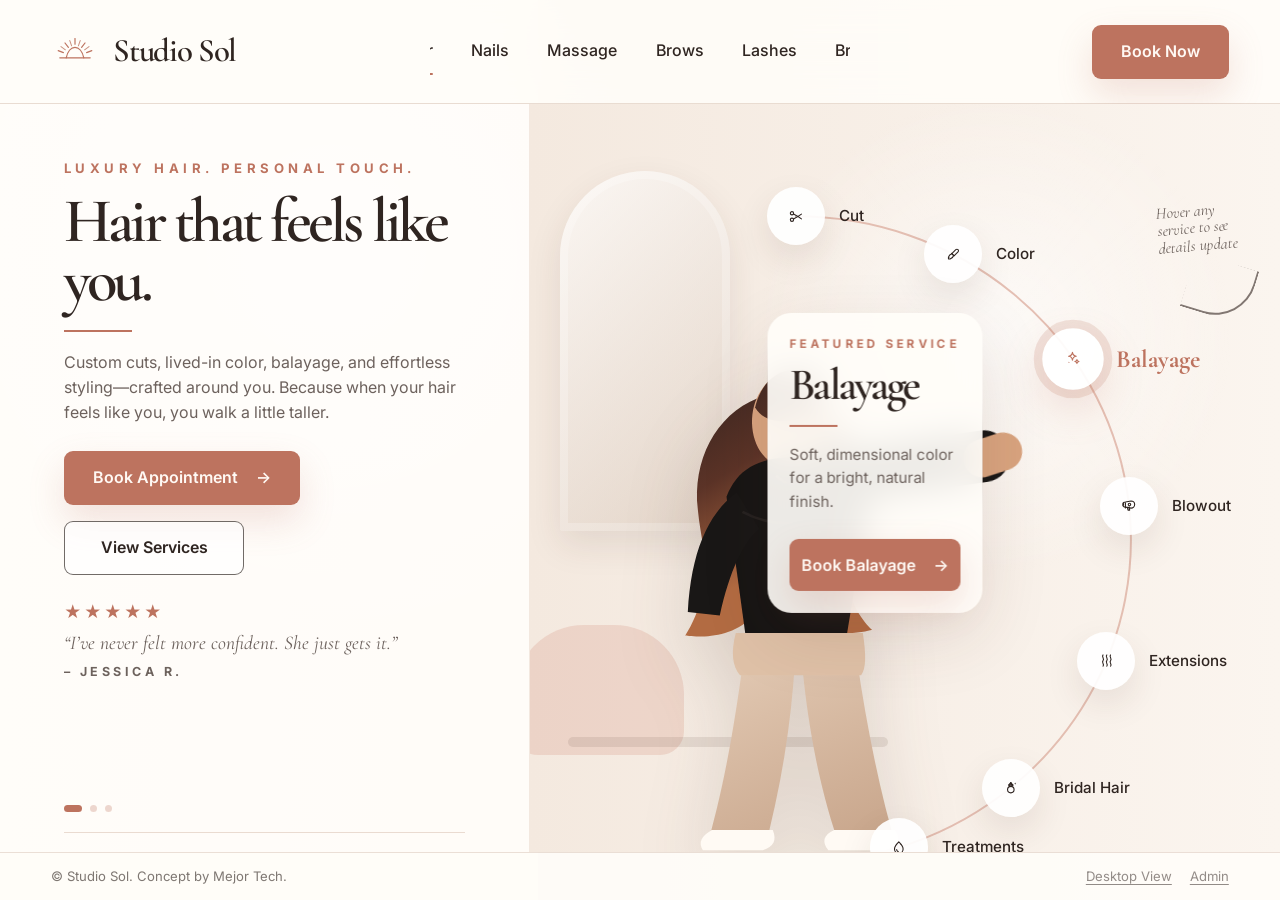
<file: index.html>
<!doctype html>
<html lang="en">
  <head>
    <meta charset="UTF-8" />
    <meta name="viewport" content="width=device-width, initial-scale=1.0" />
    <meta name="description" content="Studio Sol salon landing page concept by Mejor Tech." />
    <title>Studio Sol | Hair that feels like you.</title>

    <script>
      if (new URLSearchParams(window.location.search).get("view") === "desktop") {
        document.documentElement.classList.add("pc-view");
      }
    </script>

    <link rel="preconnect" href="https://fonts.googleapis.com" />
    <link rel="preconnect" href="https://fonts.gstatic.com" crossorigin />
    <link
      href="https://fonts.googleapis.com/css2?family=Cormorant+Garamond:wght@500;600;700&family=Inter:wght@400;500;600;700&display=swap"
      rel="stylesheet"
    />

    <link rel="preload" href="assets/stylist-body-placeholder.svg" as="image" />
    <link rel="preload" href="assets/stylist-mobile-base.svg" as="image" media="(max-width: 900px)" />
    <link rel="stylesheet" href="styles.css" />
    <link rel="stylesheet" href="reviews-carousel.css" />
    <link rel="stylesheet" href="pc-view.css" />
    <script src="app.js" defer></script>
  </head>

  <body>
    <div class="site-frame">
      <header class="site-header" aria-label="Main navigation">
        <a class="brand" href="#top" aria-label="Studio Sol home">
          <img src="assets/studio-sol-mark.svg" alt="" class="brand__mark" />
          <span class="brand__name">Studio Sol</span>
        </a>

        <nav class="category-nav" aria-label="Service categories">
          <a class="category-nav__link category-nav__link--active" href="#hair">Hair</a>
          <a class="category-nav__link" href="#nails">Nails</a>
          <a class="category-nav__link" href="#massage">Massage</a>
          <a class="category-nav__link" href="#brows">Brows</a>
          <a class="category-nav__link" href="#lashes">Lashes</a>
          <a class="category-nav__link" href="#bridal">Bridal</a>
        </nav>

        <a class="button button--small" href="#book">Book Now</a>
      </header>

      <main id="top" class="landing-grid" aria-label="Studio Sol landing page">
        <section class="copy-column" aria-labelledby="hero-title">
          <div class="copy-column__inner">
            <p class="eyebrow">Luxury Hair. Personal Touch.</p>
            <h1 id="hero-title" class="hero-title">Hair that feels like you.</h1>
            <div class="title-rule" aria-hidden="true"></div>

            <p class="hero-copy">
              Custom cuts, lived-in color, balayage, and effortless styling—crafted
              around you. Because when your hair feels like you, you walk a little taller.
            </p>

            <div class="hero-actions" aria-label="Primary actions">
              <a class="button button--primary" href="#book">
                <span>Book Appointment</span>
                <span aria-hidden="true">→</span>
              </a>
              <a class="button button--secondary" href="#services">View Services</a>
            </div>

            <article class="mobile-service-card" aria-label="Featured service">
              <div class="mobile-service-card__copy">
                <p>Featured Service</p>
                <h2 data-service-title>Balayage</h2>
                <span aria-hidden="true"></span>
                <p data-service-description>Soft, dimensional color for a bright, natural finish.</p>
                <a class="button button--primary button--mobile-card" href="#book-balayage" data-service-cta>
                  <span>Book Balayage</span>
                  <span aria-hidden="true">→</span>
                </a>
              </div>
              <img src="assets/balayage-thumbnail.svg" alt="Dimensional brunette balayage hair waves" />
            </article>

            <aside class="testimonial" aria-label="Client reviews" data-review-carousel>
              <div class="review-slider">
                <article class="review-slide is-active" data-review-slide>
                  <div class="stars" aria-label="5 star rating">★★★★★</div>
                  <blockquote>“I’ve never felt more confident. She just gets it.”</blockquote>
                  <p class="testimonial__name">– Jessica R.</p>
                </article>
                <article class="review-slide" data-review-slide>
                  <div class="stars" aria-label="5 star rating">★★★★★</div>
                  <blockquote>“The color looks soft, expensive, and completely natural.”</blockquote>
                  <p class="testimonial__name">– Marisol A.</p>
                </article>
                <article class="review-slide" data-review-slide>
                  <div class="stars" aria-label="5 star rating">★★★★★</div>
                  <blockquote>“My blowout lasted for days. I’m obsessed.”</blockquote>
                  <p class="testimonial__name">– Kayla M.</p>
                </article>
              </div>
              <div class="review-dots" aria-hidden="true">
                <span class="review-dot is-active" data-review-dot></span>
                <span class="review-dot" data-review-dot></span>
                <span class="review-dot" data-review-dot></span>
              </div>
            </aside>

            <section class="featured-services" aria-labelledby="featured-title">
              <h2 id="featured-title">Featured Hair Services</h2>
              <div class="featured-services__grid">
                <article class="mini-service">
                  <svg aria-hidden="true"><use href="assets/service-icons.svg#icon-scissors"></use></svg>
                  <h3>Precision Cuts</h3>
                  <p>Tailored to you</p>
                </article>
                <article class="mini-service">
                  <svg aria-hidden="true"><use href="assets/service-icons.svg#icon-brush"></use></svg>
                  <h3>Custom Color</h3>
                  <p>Dimensional results</p>
                </article>
                <article class="mini-service">
                  <svg aria-hidden="true"><use href="assets/service-icons.svg#icon-waves"></use></svg>
                  <h3>Blowouts</h3>
                  <p>Smooth. Polished.</p>
                </article>
                <article class="mini-service">
                  <svg aria-hidden="true"><use href="assets/service-icons.svg#icon-droplet"></use></svg>
                  <h3>Treatments</h3>
                  <p>Healthy from within</p>
                </article>
              </div>
            </section>

            <p class="helper-pill">
              <span aria-hidden="true">✧</span>
              <span>Hover a service on the right to see more details.</span>
              <span aria-hidden="true">›</span>
            </p>
          </div>
        </section>

        <section
          class="visual-column"
          aria-labelledby="services-title"
          data-photo-mode="showcase"
          data-pointing-mode="arm"
        >
          <div class="visual-stage visual-stage--desktop">
            <div class="salon-backdrop" aria-hidden="true">
              <div class="salon-backdrop__mirror"></div>
              <div class="salon-backdrop__chair"></div>
              <div class="salon-backdrop__shelf"></div>
            </div>

            <div
              class="model-composite model-composite--desktop"
              role="img"
              aria-label="Salon stylist with a fixed body layer and a rotating pointing arm layer"
            >
              <img class="model-layer model-body" src="assets/stylist-body-placeholder.svg" alt="" aria-hidden="true" />
              <span class="model-layer model-arm" aria-hidden="true"><span></span></span>
            </div>

            <svg class="service-arc" viewBox="0 0 100 100" preserveAspectRatio="none" aria-hidden="true">
              <path class="service-arc__path" d="M50 4 A 28 45 0 1 1 34.2 87.2" />
              <circle cx="60.2" cy="7.7" r="0.5" />
              <circle cx="72.8" cy="25.4" r="0.5" />
              <circle cx="77" cy="46.9" r="0.5" />
              <circle cx="74.2" cy="68.6" r="0.5" />
              <circle cx="63.4" cy="87.5" r="0.5" />
              <circle cx="43.3" cy="93.1" r="0.5" />
            </svg>

            <div class="service-node service-node--cut" data-service-id="cut" style="--x: 50%; --y: 4%;">
              <button type="button" aria-label="View Cut details"><svg aria-hidden="true"><use href="assets/service-icons.svg#icon-scissors"></use></svg></button>
              <span>Cut</span>
            </div>
            <div class="service-node service-node--color" data-service-id="color" style="--x: 67.8%; --y: 15.6%;">
              <button type="button" aria-label="View Color details"><svg aria-hidden="true"><use href="assets/service-icons.svg#icon-brush"></use></svg></button>
              <span>Color</span>
            </div>
            <div class="service-node service-node--active service-node--balayage" data-service-id="balayage" style="--x: 75.8%; --y: 35.9%;">
              <button type="button" aria-label="View Balayage details" aria-pressed="true"><svg aria-hidden="true"><use href="assets/service-icons.svg#icon-sparkle"></use></svg></button>
              <span>Balayage</span>
            </div>
            <div class="service-node service-node--blowout" data-service-id="blowout" style="--x: 76.5%; --y: 57.9%;">
              <button type="button" aria-label="View Blowout details"><svg aria-hidden="true"><use href="assets/service-icons.svg#icon-dryer"></use></svg></button>
              <span>Blowout</span>
            </div>
            <div class="service-node service-node--extensions" data-service-id="extensions" style="--x: 70%; --y: 78.8%;">
              <button type="button" aria-label="View Extensions details"><svg aria-hidden="true"><use href="assets/service-icons.svg#icon-waves"></use></svg></button>
              <span>Extensions</span>
            </div>
            <div class="service-node service-node--bridal" data-service-id="bridal" style="--x: 54.2%; --y: 93.2%;">
              <button type="button" aria-label="View Bridal Hair details"><svg aria-hidden="true"><use href="assets/service-icons.svg#icon-ring"></use></svg></button>
              <span>Bridal Hair</span>
            </div>
            <div class="service-node service-node--treatments" data-service-id="treatments" style="--x: 34.2%; --y: 87.2%;">
              <button type="button" aria-label="View Treatments details"><svg aria-hidden="true"><use href="assets/service-icons.svg#icon-droplet"></use></svg></button>
              <span>Treatments</span>
            </div>

            <article class="service-card" aria-label="Featured service">
              <p>Featured Service</p>
              <h2 id="services-title" data-service-title>Balayage</h2>
              <div class="title-rule title-rule--card" aria-hidden="true"></div>
              <p class="service-card__copy" data-service-description>Soft, dimensional color for a bright, natural finish.</p>
              <a class="button button--primary button--card" href="#book-balayage" data-service-cta>
                <span>Book Balayage</span>
                <span aria-hidden="true">→</span>
              </a>
            </article>

            <p class="hover-note" aria-hidden="true">Hover any<br />service to see<br />details update</p>
          </div>

          <div class="mobile-arc-stage" aria-label="Tap a service to update details">
            <svg class="mobile-service-arc" viewBox="0 0 420 310" aria-hidden="true">
              <path class="mobile-service-arc__path" d="M22 262 C64 54 356 54 398 262" />
              <circle cx="100" cy="142" r="4" />
              <circle cx="210" cy="86" r="4" />
              <circle cx="320" cy="142" r="4" />
              <circle cx="48" cy="258" r="4" />
              <circle cx="372" cy="258" r="4" />
            </svg>

            <div class="mobile-node mobile-node--cut" data-service-id="cut">
              <button type="button" aria-label="View Cut details"><svg aria-hidden="true"><use href="assets/service-icons.svg#icon-scissors"></use></svg></button>
              <span>Cut</span>
            </div>
            <div class="mobile-node mobile-node--active mobile-node--balayage" data-service-id="balayage">
              <button type="button" aria-label="View Balayage details" aria-pressed="true"><svg aria-hidden="true"><use href="assets/service-icons.svg#icon-sparkle"></use></svg></button>
              <span>Balayage</span>
            </div>
            <div class="mobile-node mobile-node--blowout" data-service-id="blowout">
              <button type="button" aria-label="View Blowout details"><svg aria-hidden="true"><use href="assets/service-icons.svg#icon-dryer"></use></svg></button>
              <span>Blowout</span>
            </div>
            <div class="mobile-node mobile-node--color" data-service-id="color">
              <button type="button" aria-label="View Color details"><svg aria-hidden="true"><use href="assets/service-icons.svg#icon-brush"></use></svg></button>
              <span>Color</span>
            </div>
            <div class="mobile-node mobile-node--extensions" data-service-id="extensions">
              <button type="button" aria-label="View Extensions details"><svg aria-hidden="true"><use href="assets/service-icons.svg#icon-waves"></use></svg></button>
              <span>Extensions</span>
            </div>
            <div class="mobile-node mobile-node--treatments" data-service-id="treatments">
              <button type="button" aria-label="View Treatments details"><svg aria-hidden="true"><use href="assets/service-icons.svg#icon-droplet"></use></svg></button>
              <span>Treatments</span>
            </div>
            <div class="mobile-node mobile-node--bridal" data-service-id="bridal">
              <button type="button" aria-label="View Bridal Hair details"><svg aria-hidden="true"><use href="assets/service-icons.svg#icon-ring"></use></svg></button>
              <span>Bridal Hair</span>
            </div>

            <p class="tap-note" aria-hidden="true">
              <span>Tap a service</span>
              <span>to update details</span>
            </p>

            <div
              class="model-composite model-composite--mobile"
              role="img"
              aria-label="Salon stylist upper torso with a fixed body layer and a rotating pointing arm layer"
            >
              <img class="model-layer model-body" src="assets/stylist-mobile-base.svg" alt="" aria-hidden="true" />
              <span class="model-layer model-arm" aria-hidden="true"><span></span></span>
            </div>
          </div>
        </section>
      </main>

      <footer class="site-footer">
        <p>© Studio Sol. Concept by Mejor Tech.</p>
        <nav class="footer-links" aria-label="Footer links">
          <a href="?view=desktop#top">Desktop View</a>
          <a href="/admin/sign-in">Admin</a>
        </nav>
      </footer>
    </div>
  </body>
</html>
</file>
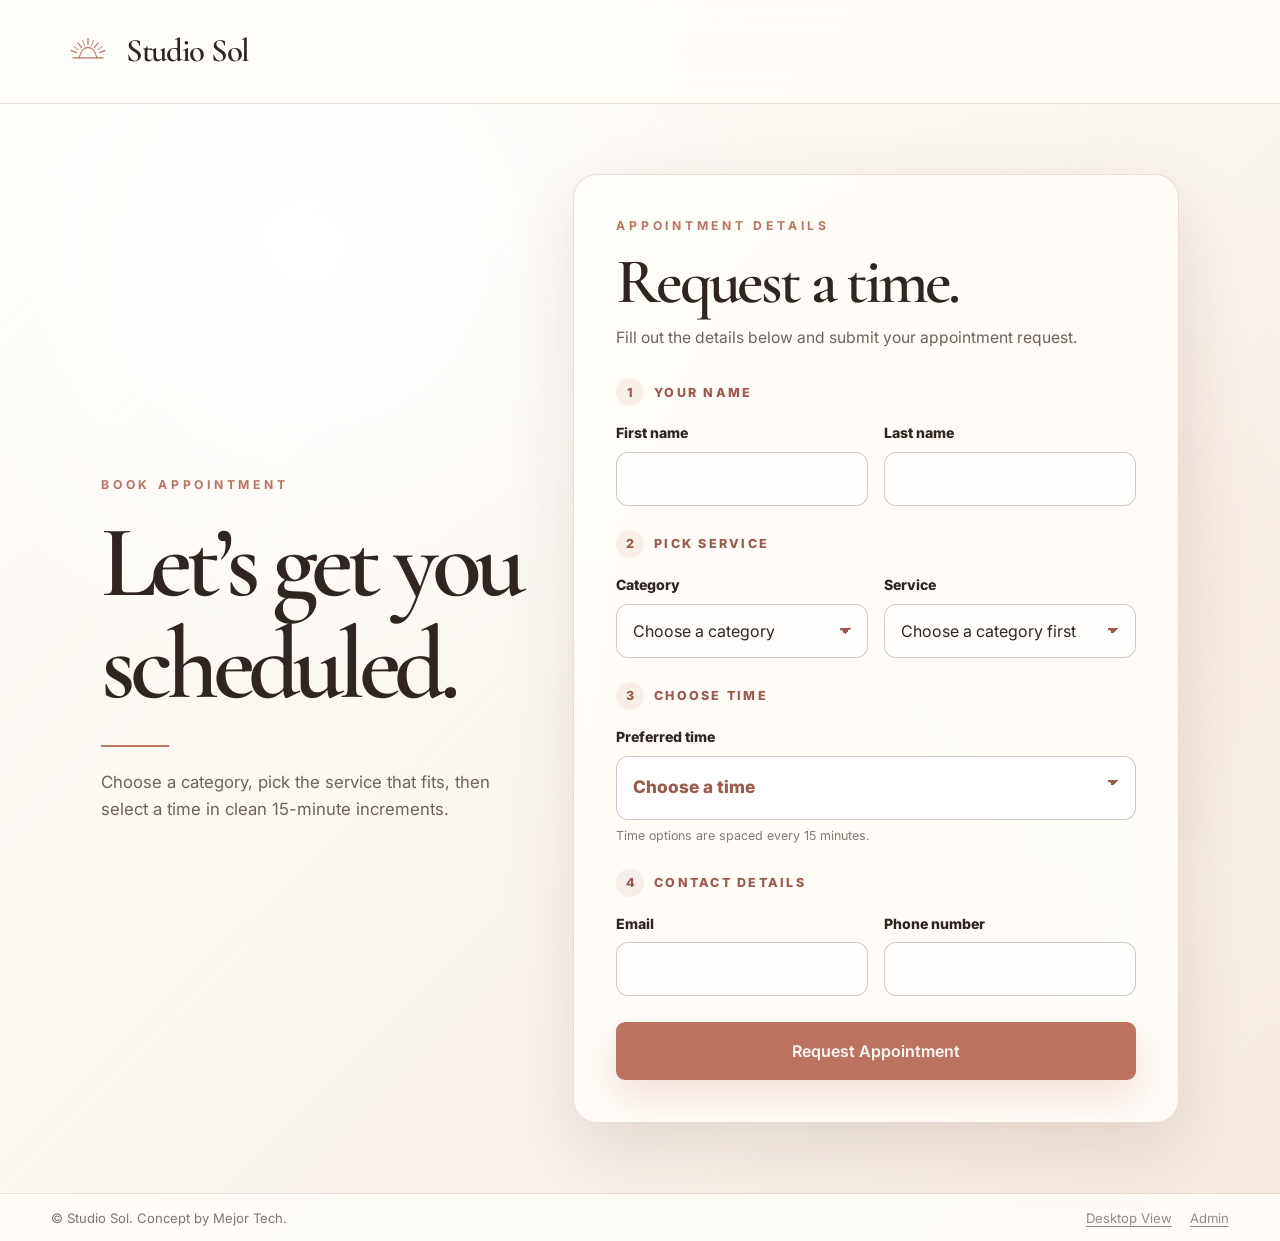
<file: book-appointment/index.html>
<!doctype html>
<html lang="en">
  <head>
    <meta charset="UTF-8" />
    <meta name="viewport" content="width=device-width, initial-scale=1.0" />
    <meta name="description" content="Book an appointment with Studio Sol." />
    <title>Book Appointment | Studio Sol</title>

    <script>
      if (new URLSearchParams(window.location.search).get("view") === "desktop") {
        document.documentElement.classList.add("pc-view");
      }
    </script>

    <link rel="preconnect" href="https://fonts.googleapis.com" />
    <link rel="preconnect" href="https://fonts.gstatic.com" crossorigin />
    <link
      href="https://fonts.googleapis.com/css2?family=Cormorant+Garamond:wght@500;600;700&family=Inter:wght@400;500;600;700&display=swap"
      rel="stylesheet"
    />
    <link rel="stylesheet" href="/styles.css" />
    <link rel="stylesheet" href="/book-appointment.css" />
    <link rel="stylesheet" href="/booking-title-fix.css" />
    <script src="/book-appointment.js" defer></script>
  </head>

  <body class="booking-page">
    <div class="booking-shell">
      <header class="booking-header" aria-label="Booking navigation">
        <a class="brand" href="/" aria-label="Back to Studio Sol home">
          <img src="/assets/studio-sol-mark.svg" alt="" class="brand__mark" />
          <span class="brand__name">Studio Sol</span>
        </a>
      </header>

      <main class="booking-main" aria-labelledby="booking-title">
        <div class="booking-layout">
          <section class="booking-copy">
            <p class="booking-kicker">Book Appointment</p>
            <h1 id="booking-title" class="booking-title">Let’s get you scheduled.</h1>
            <div class="booking-rule" aria-hidden="true"></div>
            <p>
              Choose a category, pick the service that fits, then select a time in clean 15-minute increments.
            </p>
          </section>

          <section class="booking-card" aria-label="Appointment form">
            <p class="booking-kicker">Appointment Details</p>
            <h2>Request a time.</h2>
            <p class="booking-card__intro" data-booking-status>
              Fill out the details below and submit your appointment request.
            </p>

            <form class="booking-form" action="#" method="post" data-booking-form>
              <section class="booking-step" aria-labelledby="client-name-title">
                <div class="booking-step__header" id="client-name-title">
                  <span class="booking-step__number">1</span>
                  <span>Your name</span>
                </div>

                <div class="booking-grid">
                  <div class="booking-field">
                    <label for="first-name">First name</label>
                    <input id="first-name" name="firstName" type="text" autocomplete="given-name" required />
                  </div>

                  <div class="booking-field">
                    <label for="last-name">Last name</label>
                    <input id="last-name" name="lastName" type="text" autocomplete="family-name" required />
                  </div>
                </div>
              </section>

              <section class="booking-step" aria-labelledby="service-title">
                <div class="booking-step__header" id="service-title">
                  <span class="booking-step__number">2</span>
                  <span>Pick service</span>
                </div>

                <div class="booking-grid">
                  <div class="booking-field">
                    <label for="service-category">Category</label>
                    <select id="service-category" name="serviceCategory" data-category-select required></select>
                  </div>

                  <div class="booking-field">
                    <label for="service-name">Service</label>
                    <select id="service-name" name="serviceName" data-service-select required></select>
                  </div>
                </div>
              </section>

              <section class="booking-step" aria-labelledby="time-title">
                <div class="booking-step__header" id="time-title">
                  <span class="booking-step__number">3</span>
                  <span>Choose time</span>
                </div>

                <div class="booking-grid">
                  <div class="booking-field booking-field--full time-box">
                    <label for="appointment-time">Preferred time</label>
                    <select id="appointment-time" name="appointmentTime" data-time-select required></select>
                    <p class="booking-help">Time options are spaced every 15 minutes.</p>
                  </div>
                </div>
              </section>

              <section class="booking-step" aria-labelledby="contact-title">
                <div class="booking-step__header" id="contact-title">
                  <span class="booking-step__number">4</span>
                  <span>Contact details</span>
                </div>

                <div class="booking-grid">
                  <div class="booking-field">
                    <label for="email">Email</label>
                    <input id="email" name="email" type="email" autocomplete="email" required />
                  </div>

                  <div class="booking-field">
                    <label for="phone">Phone number</label>
                    <input id="phone" name="phone" type="tel" autocomplete="tel" required />
                  </div>
                </div>
              </section>

              <button class="button button--primary booking-submit" type="submit">Request Appointment</button>
            </form>
          </section>
        </div>
      </main>

      <footer class="site-footer booking-footer">
        <p>© Studio Sol. Concept by Mejor Tech.</p>
        <nav class="footer-links" aria-label="Footer links">
          <a href="/book-appointment/?view=desktop">Desktop View</a>
          <a href="/admin/sign-in/">Admin</a>
        </nav>
      </footer>
    </div>
  </body>
</html>
</file>
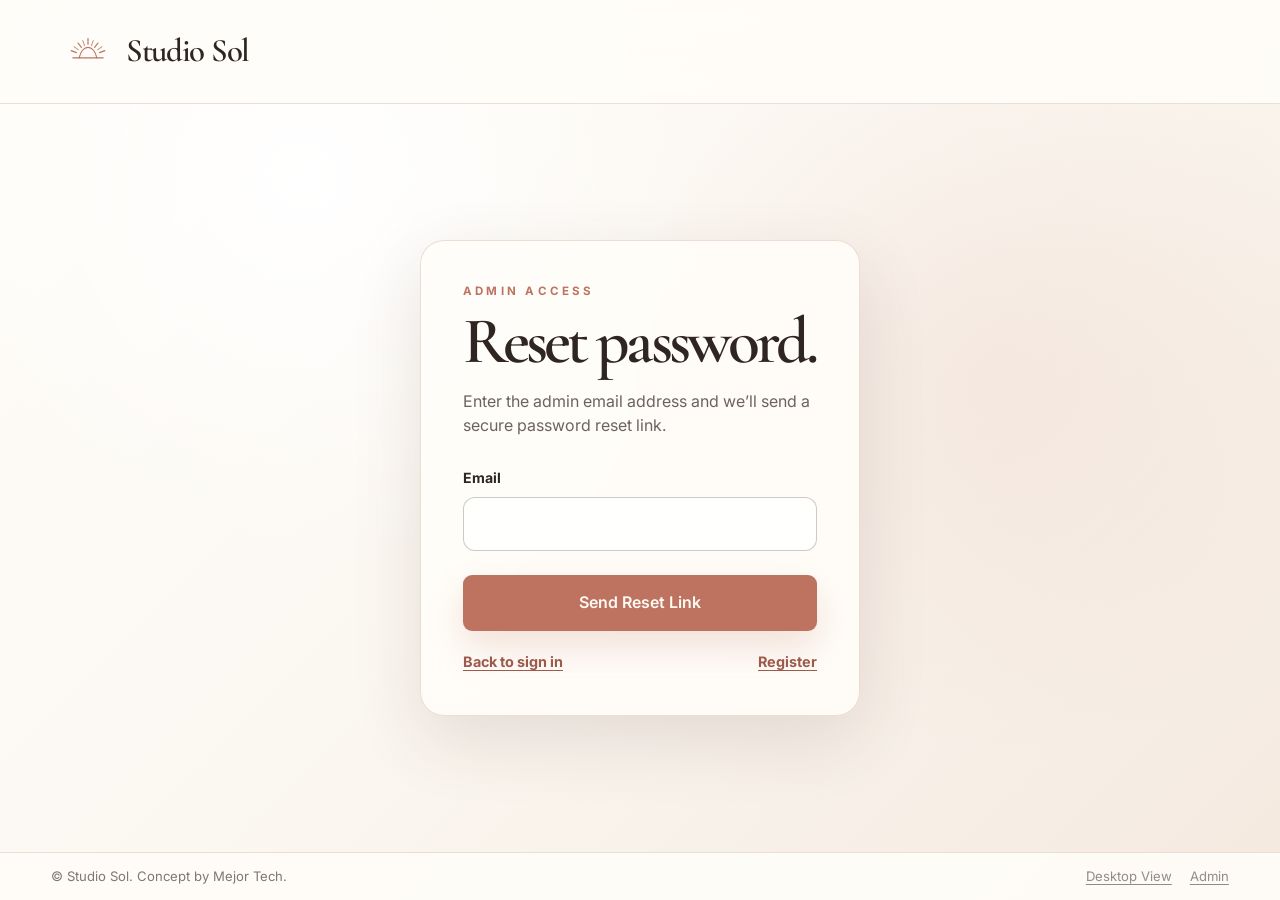
<file: admin/forgot-password/index.html>
<!doctype html>
<html lang="en">
  <head>
    <meta charset="UTF-8" />
    <meta name="viewport" content="width=device-width, initial-scale=1.0" />
    <meta name="description" content="Reset a Studio Sol admin password." />
    <title>Forgot Password | Studio Sol Admin</title>

    <script>
      if (new URLSearchParams(window.location.search).get("view") === "desktop") {
        document.documentElement.classList.add("pc-view");
      }
    </script>

    <link rel="preconnect" href="https://fonts.googleapis.com" />
    <link rel="preconnect" href="https://fonts.gstatic.com" crossorigin />
    <link
      href="https://fonts.googleapis.com/css2?family=Cormorant+Garamond:wght@500;600;700&family=Inter:wght@400;500;600;700&display=swap"
      rel="stylesheet"
    />
    <link rel="stylesheet" href="/styles.css" />
    <link rel="stylesheet" href="/auth.css" />
    <link rel="stylesheet" href="/pc-view.css" />
  </head>

  <body class="auth-page">
    <div class="auth-shell">
      <header class="auth-header" aria-label="Admin navigation">
        <a class="brand" href="/" aria-label="Back to Studio Sol home">
          <img src="/assets/studio-sol-mark.svg" alt="" class="brand__mark" />
          <span class="brand__name">Studio Sol</span>
        </a>
      </header>

      <main class="auth-main" aria-labelledby="forgot-title">
        <section class="auth-card">
          <p class="auth-kicker">Admin Access</p>
          <h1 id="forgot-title" class="auth-title">Reset password.</h1>
          <p class="auth-intro">
            Enter the admin email address and we’ll send a secure password reset link.
          </p>

          <form class="auth-form" action="#" method="post">
            <div class="form-field">
              <label for="email">Email</label>
              <input id="email" name="email" type="email" autocomplete="email" required />
            </div>

            <button class="button button--primary auth-submit" type="submit">Send Reset Link</button>
          </form>

          <div class="auth-links">
            <a href="/admin/sign-in/">Back to sign in</a>
            <a href="/admin/register/">Register</a>
          </div>
        </section>
      </main>

      <footer class="site-footer auth-footer">
        <p>© Studio Sol. Concept by Mejor Tech.</p>
        <nav class="footer-links" aria-label="Footer links">
          <a href="/admin/forgot-password/?view=desktop">Desktop View</a>
          <a href="/admin/sign-in/">Admin</a>
        </nav>
      </footer>
    </div>
  </body>
</html>
</file>
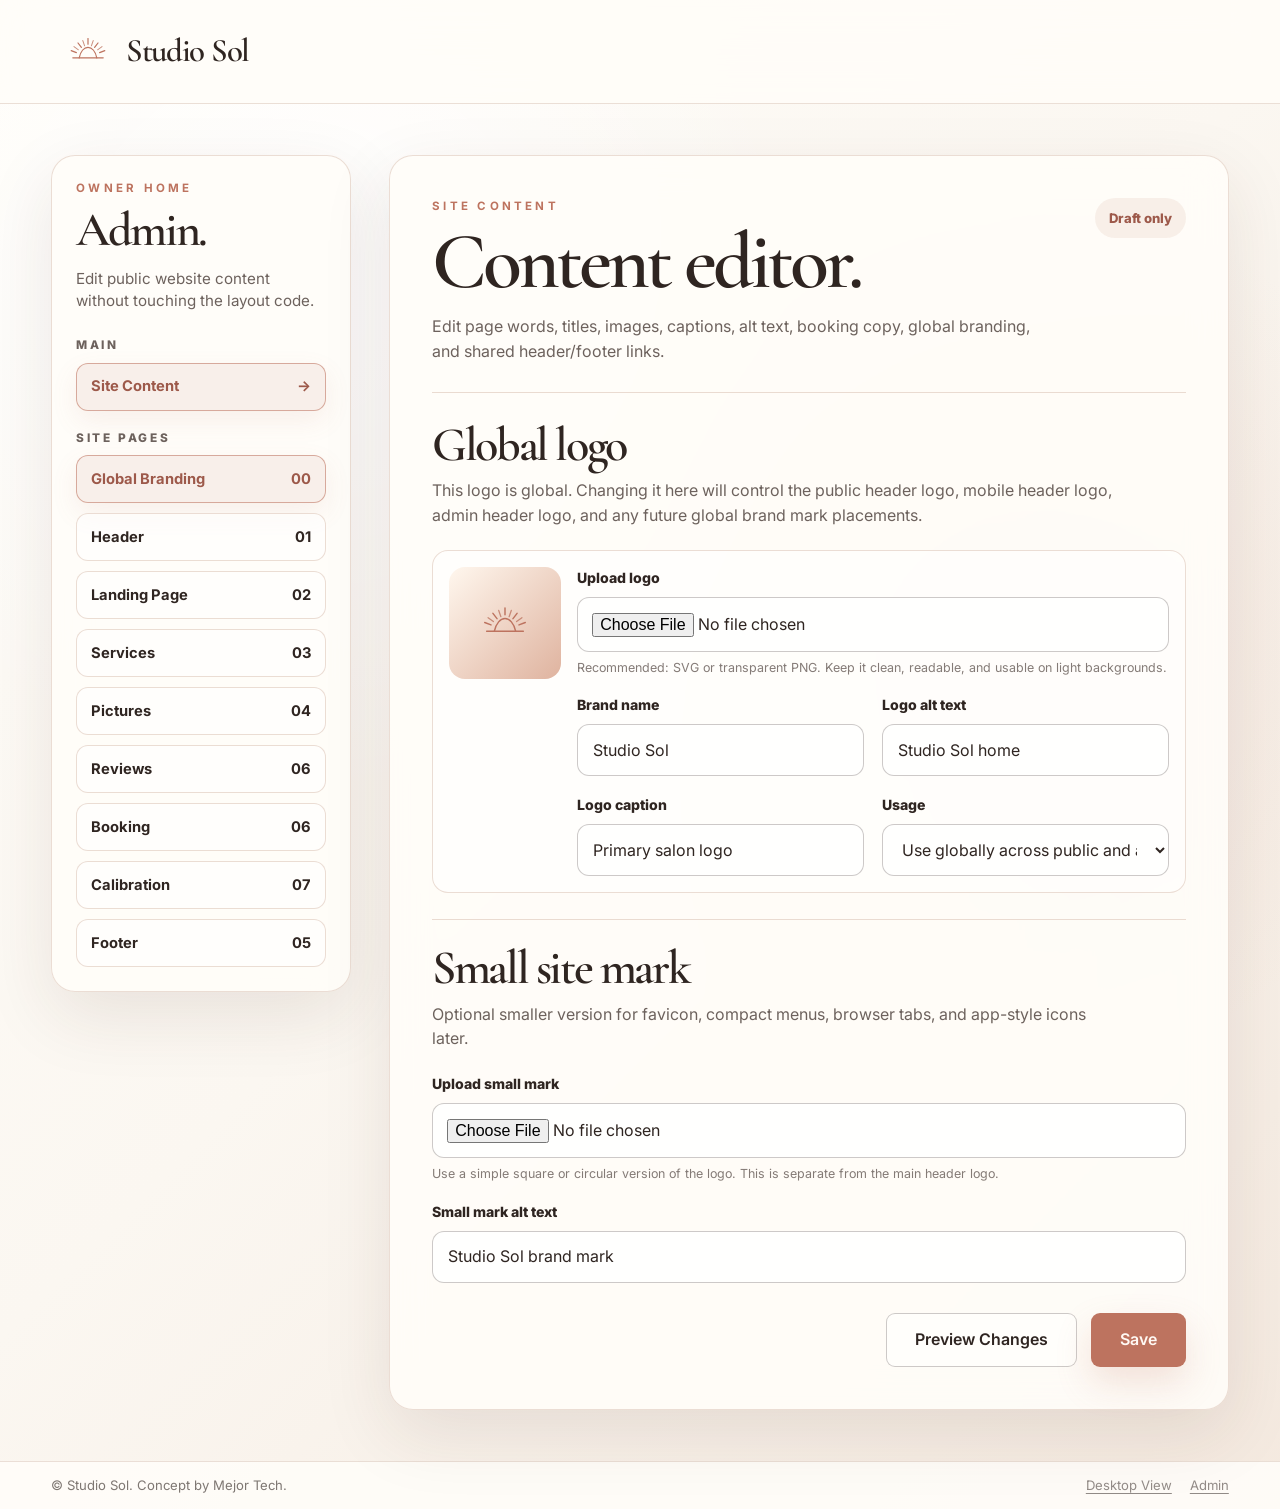
<file: admin/home/index.html>
<!doctype html>
<html lang="en">
  <head>
    <meta charset="UTF-8" />
    <meta name="viewport" content="width=device-width, initial-scale=1.0" />
    <meta name="description" content="Studio Sol admin content editor." />
    <title>Admin Home | Studio Sol</title>

    <script>
      if (new URLSearchParams(window.location.search).get("view") === "desktop") {
        document.documentElement.classList.add("pc-view");
      }
    </script>

    <link rel="preconnect" href="https://fonts.googleapis.com" />
    <link rel="preconnect" href="https://fonts.gstatic.com" crossorigin />
    <link
      href="https://fonts.googleapis.com/css2?family=Cormorant+Garamond:wght@500;600;700&family=Inter:wght@400;500;600;700&display=swap"
      rel="stylesheet"
    />
    <link rel="stylesheet" href="/styles.css" />
    <link rel="stylesheet" href="/admin.css" />
    <link rel="stylesheet" href="/admin-content-editor.css" />
    <link rel="stylesheet" href="/admin-reviews-editor.css" />
    <link rel="stylesheet" href="/admin-calibration.css" />
    <script src="/admin.js" defer></script>
    <script src="/admin-reviews-editor.js" defer></script>
    <script src="/admin-calibration.js" defer></script>
    <script src="/admin-calibration-fix.js" defer></script>
    <script src="/admin-calibration-persist.js" defer></script>
  </head>

  <body class="admin-page">
    <div class="admin-shell">
      <header class="admin-header" aria-label="Admin navigation">
        <a class="brand" href="/" aria-label="Back to Studio Sol home">
          <img src="/assets/studio-sol-mark.svg" alt="" class="brand__mark" />
          <span class="brand__name">Studio Sol</span>
        </a>
      </header>

      <main class="admin-main" aria-labelledby="admin-title">
        <div class="admin-layout">
          <aside class="admin-sidebar" aria-label="Admin sections">
            <p class="admin-kicker">Owner Home</p>
            <h1 id="admin-title">Admin.</h1>
            <p class="admin-sidebar__copy">
              Edit public website content without touching the layout code.
            </p>

            <nav class="admin-nav" aria-label="Admin navigation">
              <div>
                <p class="admin-nav__group-title">Main</p>
                <button class="admin-nav__link admin-nav__link--active" type="button" aria-pressed="true">
                  <span>Site Content</span>
                  <span aria-hidden="true">→</span>
                </button>
              </div>

              <div>
                <p class="admin-nav__group-title">Site Pages</p>
                <div class="admin-page-list">
                  <button class="admin-page-link is-active" type="button" data-admin-page="global" aria-pressed="true">
                    <span>Global Branding</span>
                    <span aria-hidden="true">00</span>
                  </button>
                  <button class="admin-page-link" type="button" data-admin-page="header" aria-pressed="false">
                    <span>Header</span>
                    <span aria-hidden="true">01</span>
                  </button>
                  <button class="admin-page-link" type="button" data-admin-page="landing" aria-pressed="false">
                    <span>Landing Page</span>
                    <span aria-hidden="true">02</span>
                  </button>
                  <button class="admin-page-link" type="button" data-admin-page="services" aria-pressed="false">
                    <span>Services</span>
                    <span aria-hidden="true">03</span>
                  </button>
                  <button class="admin-page-link" type="button" data-admin-page="images" aria-pressed="false">
                    <span>Pictures</span>
                    <span aria-hidden="true">04</span>
                  </button>
                  <button class="admin-page-link" type="button" data-admin-page="footer" aria-pressed="false">
                    <span>Footer</span>
                    <span aria-hidden="true">05</span>
                  </button>
                </div>
              </div>
            </nav>
          </aside>

          <section class="admin-panel" aria-label="Editable site content">
            <div class="admin-panel__header">
              <div>
                <p class="admin-kicker">Site Content</p>
                <h1>Content editor.</h1>
                <p class="admin-panel__copy">
                  Edit page words, titles, images, captions, alt text, booking copy, global branding, and shared header/footer links.
                </p>
              </div>
              <span class="admin-status-pill" data-save-status>Draft only</span>
            </div>

            <form action="#" method="post" enctype="multipart/form-data" data-admin-form>
              <div class="admin-content-page is-active" data-admin-content="global">
                <section class="admin-section">
                  <h2>Global logo</h2>
                  <p class="admin-section__copy">
                    This logo is global. Changing it here will control the public header logo, mobile header logo, admin header logo, and any future global brand mark placements.
                  </p>

                  <div class="admin-form-grid admin-form-grid--single">
                    <article class="image-editor-card">
                      <div class="image-editor-card__preview" aria-hidden="true">
                        <img src="/assets/studio-sol-mark.svg" alt="" style="width: 58px; height: 58px;" />
                      </div>
                      <div class="admin-form-grid">
                        <div class="admin-field admin-field--full">
                          <label for="global-logo">Upload logo</label>
                          <input id="global-logo" name="globalLogo" type="file" accept="image/svg+xml,image/png,image/jpeg,image/webp" />
                          <p class="admin-help">Recommended: SVG or transparent PNG. Keep it clean, readable, and usable on light backgrounds.</p>
                        </div>

                        <div class="admin-field">
                          <label for="brand-name">Brand name</label>
                          <input id="brand-name" name="brandName" type="text" value="Studio Sol" />
                        </div>

                        <div class="admin-field">
                          <label for="logo-alt">Logo alt text</label>
                          <input id="logo-alt" name="logoAlt" type="text" value="Studio Sol home" />
                        </div>

                        <div class="admin-field">
                          <label for="logo-caption">Logo caption</label>
                          <input id="logo-caption" name="logoCaption" type="text" value="Primary salon logo" />
                        </div>

                        <div class="admin-field">
                          <label for="logo-placement">Usage</label>
                          <select id="logo-placement" name="logoPlacement">
                            <option selected>Use globally across public and admin pages</option>
                            <option>Use public site only</option>
                            <option>Use admin only</option>
                          </select>
                        </div>
                      </div>
                    </article>
                  </div>
                </section>

                <section class="admin-section">
                  <h2>Small site mark</h2>
                  <p class="admin-section__copy">
                    Optional smaller version for favicon, compact menus, browser tabs, and app-style icons later.
                  </p>

                  <div class="admin-form-grid">
                    <div class="admin-field admin-field--full">
                      <label for="site-mark">Upload small mark</label>
                      <input id="site-mark" name="siteMark" type="file" accept="image/svg+xml,image/png,image/jpeg,image/webp" />
                      <p class="admin-help">Use a simple square or circular version of the logo. This is separate from the main header logo.</p>
                    </div>

                    <div class="admin-field admin-field--full">
                      <label for="site-mark-alt">Small mark alt text</label>
                      <input id="site-mark-alt" name="siteMarkAlt" type="text" value="Studio Sol brand mark" />
                    </div>
                  </div>
                </section>
              </div>

              <div class="admin-content-page" data-admin-content="header">
                <section class="admin-section">
                  <h2>Header links</h2>
                  <p class="admin-section__copy">
                    These links appear in the public header. You can erase, edit, or add header links up to a maximum of 12.
                  </p>

                  <div class="link-editor">
                    <div class="link-editor__topline">
                      <p class="link-editor__limit" data-header-link-count>6/12 header links</p>
                      <button class="button button--ghost link-editor__add" type="button" data-add-header-link>Add Header Link</button>
                    </div>

                    <div class="link-editor__rows" data-header-link-list>
                      <div class="link-row">
                        <div class="admin-field">
                          <label for="header-link-label-1">Label 1</label>
                          <input id="header-link-label-1" name="headerLinkLabel1" type="text" value="Hair" data-link-label />
                        </div>
                        <div class="admin-field">
                          <label for="header-link-url-1">Link 1</label>
                          <input id="header-link-url-1" name="headerLinkUrl1" type="text" value="#hair" data-link-url />
                        </div>
                        <button class="button button--ghost" type="button" data-remove-header-link>Remove</button>
                      </div>

                      <div class="link-row">
                        <div class="admin-field">
                          <label for="header-link-label-2">Label 2</label>
                          <input id="header-link-label-2" name="headerLinkLabel2" type="text" value="Nails" data-link-label />
                        </div>
                        <div class="admin-field">
                          <label for="header-link-url-2">Link 2</label>
                          <input id="header-link-url-2" name="headerLinkUrl2" type="text" value="#nails" data-link-url />
                        </div>
                        <button class="button button--ghost" type="button" data-remove-header-link>Remove</button>
                      </div>

                      <div class="link-row">
                        <div class="admin-field">
                          <label for="header-link-label-3">Label 3</label>
                          <input id="header-link-label-3" name="headerLinkLabel3" type="text" value="Massage" data-link-label />
                        </div>
                        <div class="admin-field">
                          <label for="header-link-url-3">Link 3</label>
                          <input id="header-link-url-3" name="headerLinkUrl3" type="text" value="#massage" data-link-url />
                        </div>
                        <button class="button button--ghost" type="button" data-remove-header-link>Remove</button>
                      </div>

                      <div class="link-row">
                        <div class="admin-field">
                          <label for="header-link-label-4">Label 4</label>
                          <input id="header-link-label-4" name="headerLinkLabel4" type="text" value="Brows" data-link-label />
                        </div>
                        <div class="admin-field">
                          <label for="header-link-url-4">Link 4</label>
                          <input id="header-link-url-4" name="headerLinkUrl4" type="text" value="#brows" data-link-url />
                        </div>
                        <button class="button button--ghost" type="button" data-remove-header-link>Remove</button>
                      </div>

                      <div class="link-row">
                        <div class="admin-field">
                          <label for="header-link-label-5">Label 5</label>
                          <input id="header-link-label-5" name="headerLinkLabel5" type="text" value="Lashes" data-link-label />
                        </div>
                        <div class="admin-field">
                          <label for="header-link-url-5">Link 5</label>
                          <input id="header-link-url-5" name="headerLinkUrl5" type="text" value="#lashes" data-link-url />
                        </div>
                        <button class="button button--ghost" type="button" data-remove-header-link>Remove</button>
                      </div>

                      <div class="link-row">
                        <div class="admin-field">
                          <label for="header-link-label-6">Label 6</label>
                          <input id="header-link-label-6" name="headerLinkLabel6" type="text" value="Bridal" data-link-label />
                        </div>
                        <div class="admin-field">
                          <label for="header-link-url-6">Link 6</label>
                          <input id="header-link-url-6" name="headerLinkUrl6" type="text" value="#bridal" data-link-url />
                        </div>
                        <button class="button button--ghost" type="button" data-remove-header-link>Remove</button>
                      </div>
                    </div>
                  </div>
                </section>
              </div>

              <div class="admin-content-page" data-admin-content="landing">
                <section class="admin-section">
                  <h2>Landing hero</h2>
                  <p class="admin-section__copy">
                    Main page content shown in the left column of the public landing page.
                  </p>

                  <div class="admin-form-grid">
                    <div class="admin-field">
                      <label for="hero-eyebrow">Eyebrow</label>
                      <input id="hero-eyebrow" name="heroEyebrow" type="text" value="Luxury Hair. Personal Touch." />
                    </div>

                    <div class="admin-field">
                      <label for="hero-title">Hero title</label>
                      <input id="hero-title" name="heroTitle" type="text" value="Hair that feels like you." />
                    </div>

                    <div class="admin-field admin-field--full">
                      <label for="hero-copy">Hero text</label>
                      <textarea id="hero-copy" name="heroCopy">Custom cuts, lived-in color, balayage, and effortless styling—crafted around you. Because when your hair feels like you, you walk a little taller.</textarea>
                    </div>

                    <div class="admin-field">
                      <label for="primary-cta">Primary button text</label>
                      <input id="primary-cta" name="primaryCta" type="text" value="Book Appointment" />
                    </div>

                    <div class="admin-field">
                      <label for="secondary-cta">Secondary button text</label>
                      <input id="secondary-cta" name="secondaryCta" type="text" value="View Services" />
                    </div>
                  </div>
                </section>

                <section class="admin-section">
                  <h2>Testimonial</h2>
                  <p class="admin-section__copy">
                    Simple social proof card shown under the hero buttons on desktop.
                  </p>

                  <div class="admin-form-grid">
                    <div class="admin-field admin-field--full">
                      <label for="testimonial-text">Testimonial text</label>
                      <textarea id="testimonial-text" name="testimonialText">I’ve never felt more confident. She just gets it.</textarea>
                    </div>

                    <div class="admin-field">
                      <label for="testimonial-name">Client name</label>
                      <input id="testimonial-name" name="testimonialName" type="text" value="Jessica R." />
                    </div>

                    <div class="admin-field">
                      <label for="testimonial-rating">Rating</label>
                      <select id="testimonial-rating" name="testimonialRating">
                        <option selected>5 stars</option>
                        <option>4 stars</option>
                        <option>3 stars</option>
                      </select>
                    </div>
                  </div>
                </section>
              </div>

              <div class="admin-content-page" data-admin-content="services">
                <section class="admin-section">
                  <h2>Service categories</h2>
                  <p class="admin-section__copy">
                    These labels appear in the top navigation and booking category dropdown.
                  </p>

                  <div class="admin-form-grid">
                    <div class="admin-field"><label for="cat-1">Category 1</label><input id="cat-1" type="text" value="Hair" /></div>
                    <div class="admin-field"><label for="cat-2">Category 2</label><input id="cat-2" type="text" value="Nails" /></div>
                    <div class="admin-field"><label for="cat-3">Category 3</label><input id="cat-3" type="text" value="Massage" /></div>
                    <div class="admin-field"><label for="cat-4">Category 4</label><input id="cat-4" type="text" value="Brows" /></div>
                    <div class="admin-field"><label for="cat-5">Category 5</label><input id="cat-5" type="text" value="Lashes" /></div>
                    <div class="admin-field"><label for="cat-6">Category 6</label><input id="cat-6" type="text" value="Bridal" /></div>
                  </div>
                </section>

                <section class="admin-section">
                  <h2>Featured service</h2>
                  <p class="admin-section__copy">
                    This controls the default active service card.
                  </p>

                  <div class="admin-form-grid">
                    <div class="admin-field">
                      <label for="service-title">Service title</label>
                      <input id="service-title" name="serviceTitle" type="text" value="Balayage" />
                    </div>

                    <div class="admin-field">
                      <label for="service-cta">Booking button</label>
                      <input id="service-cta" name="serviceCta" type="text" value="Book Balayage" />
                    </div>

                    <div class="admin-field admin-field--full">
                      <label for="service-description">Service description</label>
                      <textarea id="service-description" name="serviceDescription">Soft, dimensional color for a bright, natural finish.</textarea>
                    </div>

                    <div class="admin-field admin-field--full">
                      <label for="booking-link">Booking link</label>
                      <input id="booking-link" name="bookingLink" type="url" value="/book-appointment/?category=Hair&service=Balayage" />
                    </div>
                  </div>
                </section>
              </div>

              <div class="admin-content-page" data-admin-content="images">
                <section class="admin-section">
                  <h2>Pictures and captions</h2>
                  <p class="admin-section__copy">
                    Images can be uploaded with captions and alt text. This keeps photos structured instead of random uploads.
                  </p>

                  <div class="admin-form-grid admin-form-grid--single">
                    <article class="image-editor-card">
                      <div class="image-editor-card__preview" aria-hidden="true">S</div>
                      <div class="admin-form-grid">
                        <div class="admin-field admin-field--full">
                          <label for="stylist-photo">Stylist photo</label>
                          <input id="stylist-photo" name="stylistPhoto" type="file" accept="image/*" />
                          <p class="admin-help">Use one locked-off showcase image or a normal owner upload with connector fallback.</p>
                        </div>
                        <div class="admin-field">
                          <label for="stylist-caption">Caption</label>
                          <input id="stylist-caption" name="stylistCaption" type="text" value="Owner and lead stylist" />
                        </div>
                        <div class="admin-field">
                          <label for="stylist-alt">Alt text</label>
                          <input id="stylist-alt" name="stylistAlt" type="text" value="Salon stylist pointing toward featured services" />
                        </div>
                      </div>
                    </article>

                    <article class="image-editor-card">
                      <div class="image-editor-card__preview" aria-hidden="true">B</div>
                      <div class="admin-form-grid">
                        <div class="admin-field admin-field--full">
                          <label for="balayage-photo">Balayage thumbnail</label>
                          <input id="balayage-photo" name="balayagePhoto" type="file" accept="image/*" />
                        </div>
                        <div class="admin-field">
                          <label for="balayage-caption">Caption</label>
                          <input id="balayage-caption" name="balayageCaption" type="text" value="Dimensional brunette balayage" />
                        </div>
                        <div class="admin-field">
                          <label for="balayage-alt">Alt text</label>
                          <input id="balayage-alt" name="balayageAlt" type="text" value="Dimensional brunette balayage hair waves" />
                        </div>
                      </div>
                    </article>
                  </div>
                </section>
              </div>

              <div class="admin-content-page" data-admin-content="footer">
                <section class="admin-section">
                  <h2>Footer content</h2>
                  <p class="admin-section__copy">
                    Footer content is editable, but the Admin link is locked because it is required for site access.
                  </p>

                  <div class="admin-form-grid">
                    <div class="admin-field admin-field--full">
                      <label for="footer-line">Footer line</label>
                      <input id="footer-line" name="footerLine" type="text" value="© Studio Sol. Concept by Mejor Tech." />
                    </div>
                  </div>
                </section>

                <section class="admin-section">
                  <h2>Footer links</h2>
                  <p class="admin-section__copy">
                    Edit footer labels and links. Admin is locked and cannot be deleted.
                  </p>

                  <div class="link-editor">
                    <div class="link-editor__rows">
                      <div class="link-row">
                        <div class="admin-field">
                          <label for="footer-link-label-1">Label 1</label>
                          <input id="footer-link-label-1" name="footerLinkLabel1" type="text" value="Desktop View" />
                        </div>
                        <div class="admin-field">
                          <label for="footer-link-url-1">Link 1</label>
                          <input id="footer-link-url-1" name="footerLinkUrl1" type="text" value="/admin/home/?view=desktop" />
                        </div>
                        <button class="button button--ghost" type="button">Remove</button>
                      </div>

                      <div class="link-row--locked">
                        <div class="admin-field">
                          <label for="footer-admin-label">Required label</label>
                          <input id="footer-admin-label" name="footerAdminLabel" type="text" value="Admin" readonly />
                        </div>
                        <div class="admin-field">
                          <label for="footer-admin-url">Required link</label>
                          <input id="footer-admin-url" name="footerAdminUrl" type="text" value="/admin/sign-in/" readonly />
                        </div>
                        <span class="link-row__locked-pill">Locked</span>
                      </div>
                    </div>
                  </div>
                </section>
              </div>

              <div class="admin-actions">
                <button class="button button--ghost" type="button">Preview Changes</button>
                <button class="button button--primary" type="submit">Save</button>
              </div>
            </form>
          </section>
        </div>
      </main>

      <footer class="site-footer auth-footer">
        <p>© Studio Sol. Concept by Mejor Tech.</p>
        <nav class="footer-links" aria-label="Footer links">
          <a href="/admin/home/?view=desktop">Desktop View</a>
          <a href="/admin/sign-in/">Admin</a>
        </nav>
      </footer>
    </div>
  </body>
</html>
</file>
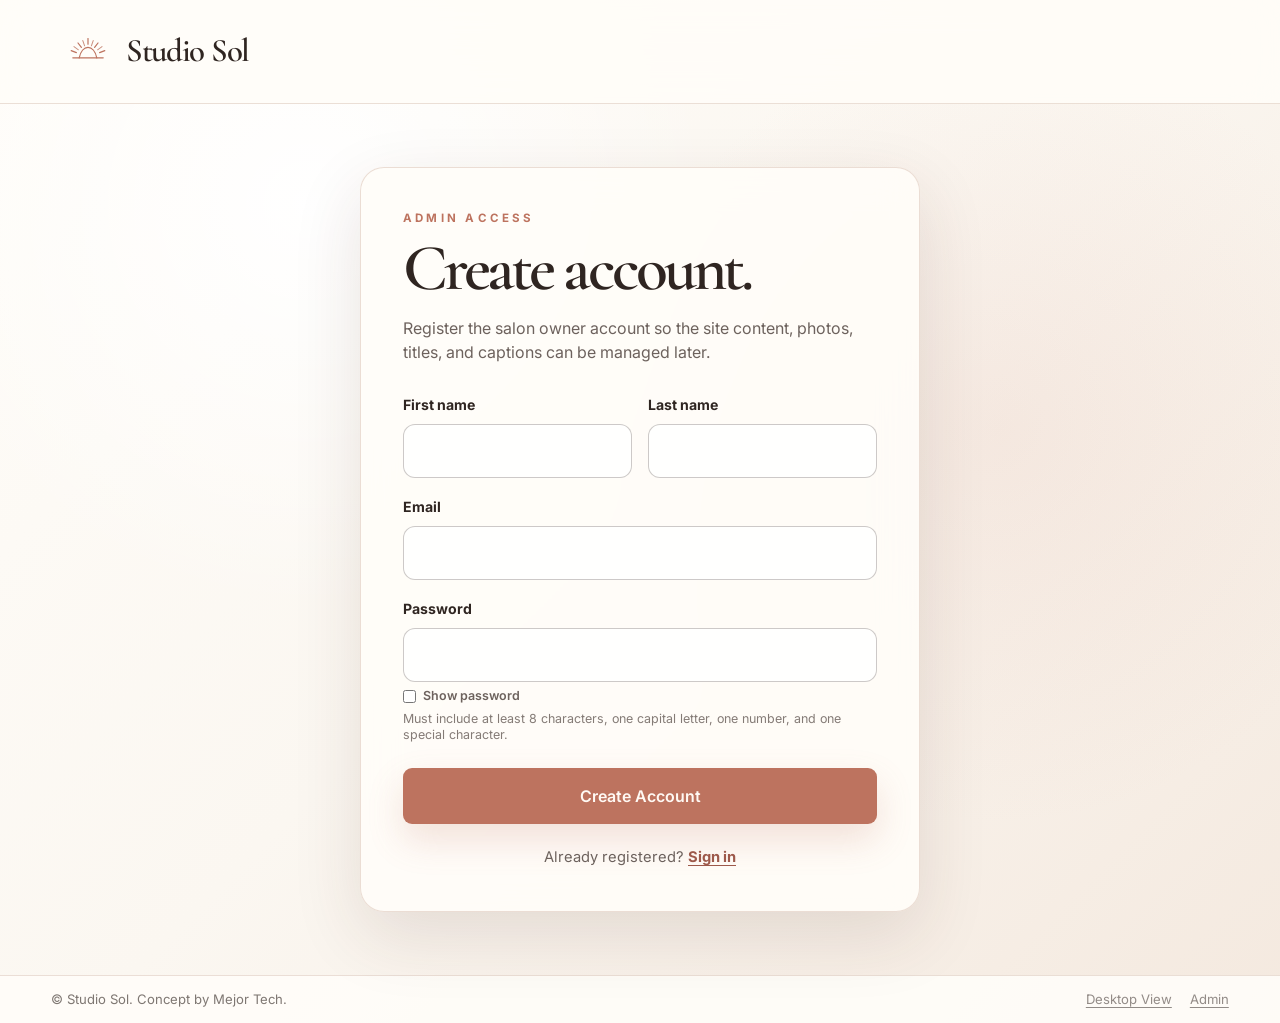
<file: admin/register/index.html>
<!doctype html>
<html lang="en">
  <head>
    <meta charset="UTF-8" />
    <meta name="viewport" content="width=device-width, initial-scale=1.0" />
    <meta name="description" content="Create a Studio Sol admin account." />
    <title>Register | Studio Sol Admin</title>

    <script>
      if (new URLSearchParams(window.location.search).get("view") === "desktop") {
        document.documentElement.classList.add("pc-view");
      }
    </script>

    <link rel="preconnect" href="https://fonts.googleapis.com" />
    <link rel="preconnect" href="https://fonts.gstatic.com" crossorigin />
    <link
      href="https://fonts.googleapis.com/css2?family=Cormorant+Garamond:wght@500;600;700&family=Inter:wght@400;500;600;700&display=swap"
      rel="stylesheet"
    />
    <link rel="stylesheet" href="/styles.css" />
    <link rel="stylesheet" href="/auth.css" />
    <link rel="stylesheet" href="/pc-view.css" />
    <script src="/auth.js" defer></script>
  </head>

  <body class="auth-page">
    <div class="auth-shell">
      <header class="auth-header" aria-label="Admin navigation">
        <a class="brand" href="/" aria-label="Back to Studio Sol home">
          <img src="/assets/studio-sol-mark.svg" alt="" class="brand__mark" />
          <span class="brand__name">Studio Sol</span>
        </a>
      </header>

      <main class="auth-main" aria-labelledby="register-title">
        <section class="auth-card auth-card--register">
          <p class="auth-kicker">Admin Access</p>
          <h1 id="register-title" class="auth-title">Create account.</h1>
          <p class="auth-intro">
            Register the salon owner account so the site content, photos, titles, and captions can be managed later.
          </p>

          <form class="auth-form" action="#" method="post">
            <div class="auth-grid">
              <div class="form-field">
                <label for="first-name">First name</label>
                <input id="first-name" name="firstName" type="text" autocomplete="given-name" required />
              </div>

              <div class="form-field">
                <label for="last-name">Last name</label>
                <input id="last-name" name="lastName" type="text" autocomplete="family-name" required />
              </div>
            </div>

            <div class="form-field">
              <label for="email">Email</label>
              <input id="email" name="email" type="email" autocomplete="email" required />
            </div>

            <div class="form-field">
              <label for="password">Password</label>
              <input
                id="password"
                name="password"
                type="password"
                autocomplete="new-password"
                minlength="8"
                pattern="(?=.*[A-Z])(?=.*[0-9])(?=.*[^A-Za-z0-9]).{8,}"
                title="Use at least 8 characters with one capital letter, one number, and one special character."
                required
              />
              <label class="show-password" for="show-register-password">
                <input id="show-register-password" type="checkbox" data-show-password="password" />
                <span>Show password</span>
              </label>
              <p class="form-help">
                Must include at least 8 characters, one capital letter, one number, and one special character.
              </p>
            </div>

            <button class="button button--primary auth-submit" type="submit">Create Account</button>
          </form>

          <p class="auth-single-link">
            Already registered? <a href="/admin/sign-in/">Sign in</a>
          </p>
        </section>
      </main>

      <footer class="site-footer auth-footer">
        <p>© Studio Sol. Concept by Mejor Tech.</p>
        <nav class="footer-links" aria-label="Footer links">
          <a href="/admin/register/?view=desktop">Desktop View</a>
          <a href="/admin/sign-in/">Admin</a>
        </nav>
      </footer>
    </div>
  </body>
</html>
</file>
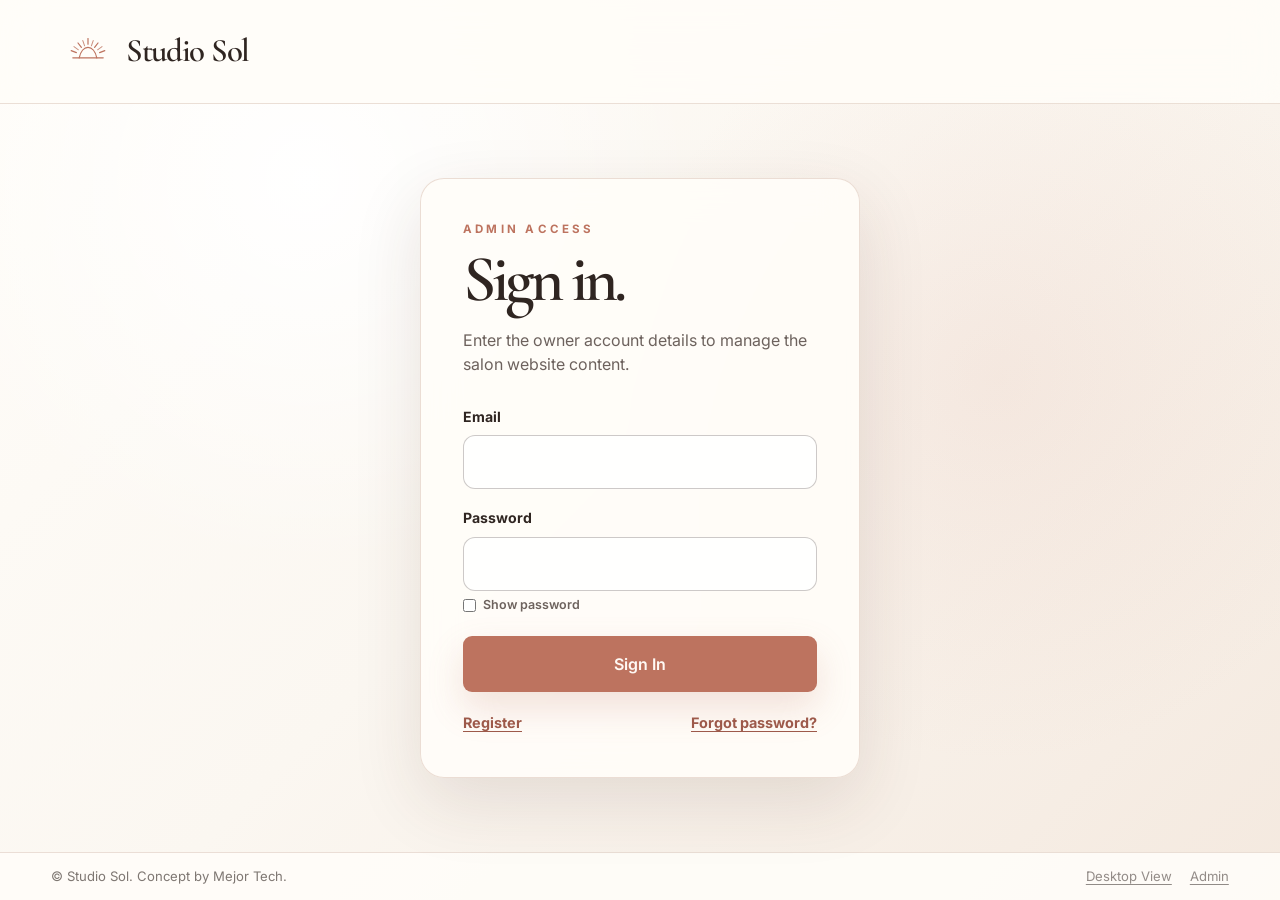
<file: admin/sign-in/index.html>
<!doctype html>
<html lang="en">
  <head>
    <meta charset="UTF-8" />
    <meta name="viewport" content="width=device-width, initial-scale=1.0" />
    <meta name="description" content="Sign in to Studio Sol admin." />
    <title>Sign In | Studio Sol Admin</title>

    <script>
      if (new URLSearchParams(window.location.search).get("view") === "desktop") {
        document.documentElement.classList.add("pc-view");
      }
    </script>

    <link rel="preconnect" href="https://fonts.googleapis.com" />
    <link rel="preconnect" href="https://fonts.gstatic.com" crossorigin />
    <link
      href="https://fonts.googleapis.com/css2?family=Cormorant+Garamond:wght@500;600;700&family=Inter:wght@400;500;600;700&display=swap"
      rel="stylesheet"
    />
    <link rel="stylesheet" href="/styles.css" />
    <link rel="stylesheet" href="/auth.css" />
    <link rel="stylesheet" href="/pc-view.css" />
    <script src="/auth.js" defer></script>
  </head>

  <body class="auth-page">
    <div class="auth-shell">
      <header class="auth-header" aria-label="Admin navigation">
        <a class="brand" href="/" aria-label="Back to Studio Sol home">
          <img src="/assets/studio-sol-mark.svg" alt="" class="brand__mark" />
          <span class="brand__name">Studio Sol</span>
        </a>
      </header>

      <main class="auth-main" aria-labelledby="signin-title">
        <section class="auth-card">
          <p class="auth-kicker">Admin Access</p>
          <h1 id="signin-title" class="auth-title">Sign in.</h1>
          <p class="auth-intro">
            Enter the owner account details to manage the salon website content.
          </p>

          <form class="auth-form" action="/admin/home/" method="get">
            <div class="form-field">
              <label for="email">Email</label>
              <input id="email" name="email" type="email" autocomplete="email" required />
            </div>

            <div class="form-field">
              <label for="password">Password</label>
              <input id="password" name="password" type="password" autocomplete="current-password" required />
              <label class="show-password" for="show-signin-password">
                <input id="show-signin-password" type="checkbox" data-show-password="password" />
                <span>Show password</span>
              </label>
            </div>

            <button class="button button--primary auth-submit" type="submit">Sign In</button>
          </form>

          <div class="auth-links">
            <a href="/admin/register/">Register</a>
            <a href="/admin/forgot-password/">Forgot password?</a>
          </div>
        </section>
      </main>

      <footer class="site-footer auth-footer">
        <p>© Studio Sol. Concept by Mejor Tech.</p>
        <nav class="footer-links" aria-label="Footer links">
          <a href="/admin/sign-in/?view=desktop">Desktop View</a>
          <a href="/admin/sign-in/">Admin</a>
        </nav>
      </footer>
    </div>
  </body>
</html>
</file>
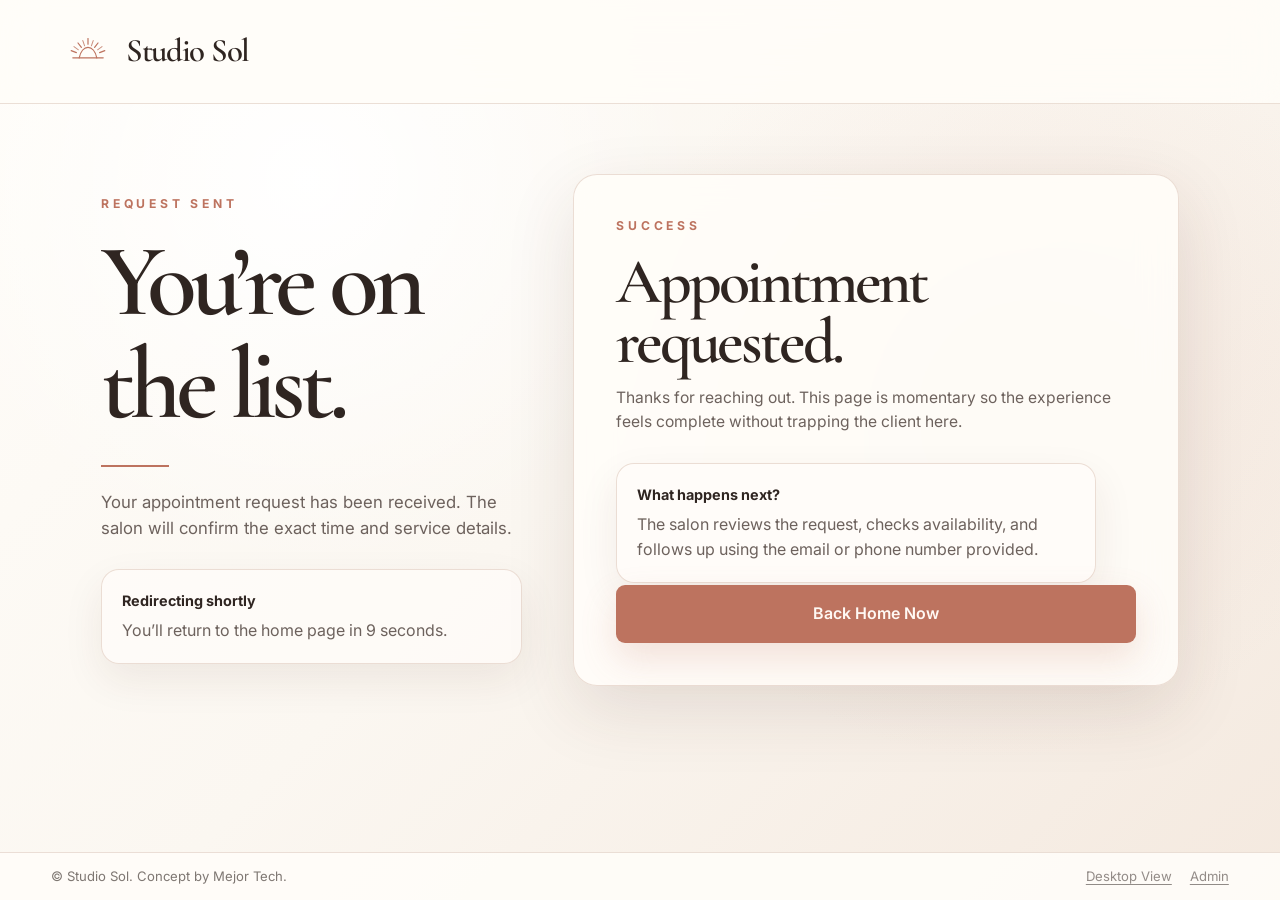
<file: book-appointment/success/index.html>
<!doctype html>
<html lang="en">
  <head>
    <meta charset="UTF-8" />
    <meta name="viewport" content="width=device-width, initial-scale=1.0" />
    <meta name="description" content="Studio Sol appointment request confirmation." />
    <title>Appointment Requested | Studio Sol</title>

    <script>
      if (new URLSearchParams(window.location.search).get("view") === "desktop") {
        document.documentElement.classList.add("pc-view");
      }
    </script>

    <link rel="preconnect" href="https://fonts.googleapis.com" />
    <link rel="preconnect" href="https://fonts.gstatic.com" crossorigin />
    <link
      href="https://fonts.googleapis.com/css2?family=Cormorant+Garamond:wght@500;600;700&family=Inter:wght@400;500;600;700&display=swap"
      rel="stylesheet"
    />
    <link rel="stylesheet" href="/styles.css" />
    <link rel="stylesheet" href="/book-appointment.css" />
    <link rel="stylesheet" href="/booking-title-fix.css" />
    <script src="/book-appointment-success.js" defer></script>
  </head>

  <body class="booking-page">
    <div class="booking-shell">
      <header class="booking-header" aria-label="Booking success navigation">
        <a class="brand" href="/" aria-label="Back to Studio Sol home">
          <img src="/assets/studio-sol-mark.svg" alt="" class="brand__mark" />
          <span class="brand__name">Studio Sol</span>
        </a>
      </header>

      <main class="booking-main" aria-labelledby="success-title">
        <div class="booking-layout">
          <section class="booking-copy">
            <p class="booking-kicker">Request Sent</p>
            <h1 id="success-title" class="booking-title">You’re on the list.</h1>
            <div class="booking-rule" aria-hidden="true"></div>
            <p>
              Your appointment request has been received. The salon will confirm the exact time and service details.
            </p>

            <aside class="booking-note-card" aria-label="Redirect note">
              <strong>Redirecting shortly</strong>
              You’ll return to the home page in <span data-countdown>10</span> seconds.
            </aside>
          </section>

          <section class="booking-card" aria-label="Appointment success message">
            <p class="booking-kicker">Success</p>
            <h2>Appointment requested.</h2>
            <p class="booking-card__intro">
              Thanks for reaching out. This page is momentary so the experience feels complete without trapping the client here.
            </p>

            <div class="booking-note-card booking-note-card--success" aria-label="Confirmation details">
              <strong>What happens next?</strong>
              The salon reviews the request, checks availability, and follows up using the email or phone number provided.
            </div>

            <a class="button button--primary booking-submit" href="/">Back Home Now</a>
          </section>
        </div>
      </main>

      <footer class="site-footer booking-footer">
        <p>© Studio Sol. Concept by Mejor Tech.</p>
        <nav class="footer-links" aria-label="Footer links">
          <a href="/book-appointment/success/?view=desktop">Desktop View</a>
          <a href="/admin/sign-in/">Admin</a>
        </nav>
      </footer>
    </div>
  </body>
</html>
</file>
<file: styles.css>
:root {
  --color-cream: #fbf7f1;
  --color-surface: #fffdf9;
  --color-text: #2f2521;
  --color-muted: #6d625d;
  --color-line: #eadbd1;
  --color-accent: #bd735f;
  --color-accent-dark: #9d594a;
  --color-accent-soft: #dfb3a5;
  --shadow-card: 0 24px 70px rgba(72, 42, 31, 0.12);
  --shadow-soft: 0 14px 35px rgba(70, 42, 31, 0.1);
  --font-display: "Cormorant Garamond", Georgia, serif;
  --font-body: "Inter", system-ui, -apple-system, BlinkMacSystemFont, "Segoe UI", sans-serif;
  --header-height: 104px;
  --footer-height: 48px;
}

* { box-sizing: border-box; }
html { min-width: 320px; color-scheme: light; scroll-behavior: smooth; }
body { margin: 0; background: var(--color-cream); color: var(--color-text); font-family: var(--font-body); line-height: 1.55; }
a { color: inherit; text-decoration: none; }
img, svg { display: block; max-width: 100%; }
button { font: inherit; }

.site-frame {
  min-height: 100vh;
  background:
    radial-gradient(circle at 26% 28%, rgba(255,255,255,.95), transparent 34%),
    linear-gradient(90deg, #fffdf9 0%, #fffaf5 42%, #f4eae1 42%, #fbf6f1 100%);
}

.site-header {
  height: var(--header-height);
  display: grid;
  grid-template-columns: minmax(210px, 1fr) minmax(420px, 1.15fr) minmax(150px, 1fr);
  align-items: center;
  gap: 24px;
  padding: 0 clamp(32px, 4vw, 70px);
  border-bottom: 1px solid rgba(221,202,190,.64);
  background: rgba(255,253,249,.88);
  backdrop-filter: blur(20px);
}

.brand { min-width: 0; display: inline-flex; align-items: center; gap: 14px; justify-self: start; }
.brand__mark { width: 48px; flex: 0 0 auto; }
.brand__name { font-family: var(--font-display); font-size: clamp(2.05rem, 2.5vw, 3rem); font-weight: 600; letter-spacing: -.04em; white-space: nowrap; }
.category-nav { min-width: 0; display: flex; align-items: center; justify-content: center; gap: clamp(28px, 3vw, 56px); overflow: hidden; }
.category-nav__link { position: relative; padding: 10px 0 12px; font-size: 1rem; font-weight: 500; white-space: nowrap; }
.category-nav__link::after { content: ""; position: absolute; left: 0; right: 0; bottom: 0; height: 2px; border-radius: 999px; background: transparent; }
.category-nav__link--active::after, .category-nav__link:hover::after, .category-nav__link:focus-visible::after { background: var(--color-accent); }

.button { display: inline-flex; align-items: center; justify-content: center; gap: 18px; min-height: 54px; border-radius: 9px; border: 1px solid transparent; padding: 0 28px; font-weight: 600; white-space: nowrap; transition: transform 180ms ease, box-shadow 180ms ease, background 180ms ease; }
.button:focus-visible, .service-node button:focus-visible, .mobile-node button:focus-visible, .category-nav__link:focus-visible, .site-footer a:focus-visible { outline: 3px solid rgba(189,115,95,.38); outline-offset: 4px; }
.button:hover { transform: translateY(-1px); }
.button--small, .button--primary { background: var(--color-accent); color: #fff9f4; box-shadow: 0 16px 36px rgba(189,115,95,.2); }
.button--small { justify-self: end; min-height: 54px; }
.button--primary:hover { background: var(--color-accent-dark); }
.button--secondary { min-width: 180px; color: var(--color-text); background: rgba(255,255,255,.62); border-color: rgba(47,37,33,.68); }

/* Desktop is a strict two-column grid. The left side cannot overlap the visual stage. */
.landing-grid { height: calc(100vh - var(--header-height) - var(--footer-height)); min-height: 620px; display: grid; grid-template-columns: minmax(0, 41.4%) minmax(0, 58.6%); grid-template-areas: "copy visual"; isolation: isolate; overflow: hidden; }
.copy-column, .visual-column { min-width: 0; position: relative; }
.copy-column { grid-area: copy; overflow: auto; overscroll-behavior: contain; background: rgba(255,253,249,.7); border-right: 1px solid rgba(238,223,213,.7); }
.copy-column__inner { width: min(100%, 610px); min-width: 0; padding: clamp(42px, 6vh, 82px) clamp(28px, 5vw, 72px) 36px; }
.copy-column__inner > * { min-width: 0; max-width: 100%; overflow-wrap: anywhere; }
.eyebrow { margin: 0 0 14px; color: var(--color-accent); font-size: .82rem; font-weight: 700; letter-spacing: .34em; text-transform: uppercase; }
.hero-title { max-width: 540px; margin: 0; font-family: var(--font-display); font-size: clamp(3.1rem, 4.9vw, 5rem); line-height: .94; font-weight: 600; letter-spacing: -.06em; overflow-wrap: anywhere; }
.title-rule { width: 68px; height: 2px; margin: 20px 0 18px; background: var(--color-accent); }
.hero-copy { max-width: 480px; margin: 0; color: var(--color-muted); font-size: clamp(1rem, 1.1vw, 1.12rem); }
.hero-actions { display: flex; flex-wrap: wrap; gap: 16px; margin: 26px 0 24px; }
.mobile-service-card { display: none; }
.testimonial { max-width: 510px; margin: 0; padding: 0 0 20px; border-bottom: 1px solid var(--color-line); color: var(--color-muted); }
.stars { color: var(--color-accent); letter-spacing: .18em; font-size: 1.05rem; margin-bottom: 6px; }
.testimonial blockquote { margin: 0 0 6px; font-family: var(--font-display); font-size: 1.22rem; font-style: italic; line-height: 1.3; }
.testimonial__name { margin: 0; font-size: .78rem; font-weight: 700; letter-spacing: .28em; text-transform: uppercase; }
.featured-services { max-width: 560px; margin-top: 18px; }
.featured-services h2 { margin: 0 0 10px; color: var(--color-accent); font-size: .78rem; font-weight: 700; letter-spacing: .28em; text-transform: uppercase; }
.featured-services__grid { display: grid; grid-template-columns: repeat(4, minmax(0, 1fr)); }
.mini-service { min-width: 0; padding: 8px 14px 10px; text-align: center; border-right: 1px solid var(--color-line); }
.mini-service:last-child { border-right: 0; }
.mini-service svg { width: 28px; height: 28px; margin: 0 auto 8px; color: var(--color-text); stroke-width: 1.8; }
.mini-service h3 { margin: 0 0 2px; font-size: .78rem; font-weight: 700; }
.mini-service p { margin: 0; color: var(--color-muted); font-size: .68rem; line-height: 1.25; }
.helper-pill { max-width: 540px; min-height: 50px; margin: 16px 0 0; padding: 0 22px; display: flex; align-items: center; justify-content: space-between; gap: 18px; color: var(--color-muted); border: 1px solid var(--color-line); border-radius: 12px; background: rgba(255,255,255,.44); }

.visual-column { grid-area: visual; --arm-angle: -8deg; overflow: hidden; background: radial-gradient(circle at 62% 31%, rgba(255,255,255,.65), transparent 34%), linear-gradient(90deg, #f4e9df 0%, #fbf5ef 100%); }
.visual-stage--desktop { position: relative; width: 100%; min-height: 100%; height: calc(100vh - var(--header-height) - var(--footer-height)); overflow: hidden; container-type: inline-size; }
.mobile-arc-stage { display: none; }
.salon-backdrop { position: absolute; inset: 0; overflow: hidden; }
.salon-backdrop__mirror { position: absolute; left: 4%; top: 9%; width: 170px; height: 360px; border-radius: 999px 999px 24px 24px; background: linear-gradient(135deg, rgba(255,255,255,.62), rgba(154,119,92,.2)); box-shadow: inset 0 0 0 8px rgba(255,255,255,.22), var(--shadow-soft); }
.salon-backdrop__chair { position: absolute; left: -16px; bottom: 13%; width: 170px; height: 130px; border-radius: 70px 70px 24px 24px; background: rgba(216,154,136,.28); }
.salon-backdrop__shelf { position: absolute; left: 5%; bottom: 14%; width: 320px; height: 10px; border-radius: 999px; background: rgba(101,75,62,.12); }

.model-composite { position: absolute; z-index: 3; pointer-events: none; user-select: none; }
.model-layer { position: absolute; display: block; max-width: none; }
.model-body { inset: 0; width: 100%; height: auto; filter: drop-shadow(0 28px 36px rgba(69,42,30,.16)); }
.model-arm { display: block; border-radius: 999px; background: #191716; transform: rotate(var(--arm-angle)); transition: transform 260ms ease, opacity 180ms ease; will-change: transform; }
.model-arm > span { position: absolute; right: -6%; top: 14%; width: 28%; height: 72%; border-radius: 999px; background: #d9a47f; transform: rotate(-10deg); }
.model-composite--desktop { left: 35%; transform: translateX(-50%); bottom: 0; width: clamp(330px, 46cqw, 480px); aspect-ratio: 410 / 690; }
.model-composite--desktop .model-arm { left: 51.5%; top: 31.5%; width: 62%; height: 9%; transform-origin: 8% 50%; }
.visual-column[data-pointing-mode="connector"] .model-arm { opacity: .58; }
.visual-column[data-pointing-mode="connector"] .service-arc__path, .visual-column[data-pointing-mode="connector"] .mobile-service-arc__path { stroke: var(--color-accent); opacity: 1; filter: drop-shadow(0 0 6px rgba(189,115,95,.26)); }
.visual-column[data-pointing-mode="arm"] .service-arc__path, .visual-column[data-pointing-mode="arm"] .mobile-service-arc__path { stroke: var(--color-accent-soft); opacity: .82; filter: none; }

.service-arc { position: absolute; z-index: 2; inset: 0; width: 100%; height: 100%; color: var(--color-accent-soft); overflow: visible; }
.service-arc__path, .mobile-service-arc__path { fill: none; stroke: currentColor; stroke-width: 2; opacity: .82; }
.service-arc__path { vector-effect: non-scaling-stroke; }
.service-arc circle, .mobile-service-arc circle { fill: var(--color-accent-soft); stroke: rgba(255,255,255,.72); stroke-width: 2; }
.service-arc circle { vector-effect: non-scaling-stroke; }
.service-node { --node-size: clamp(58px, 6cqw, 76px); --label-gap: 14px; position: absolute; z-index: 6; left: var(--x); top: var(--y); width: 0; height: 0; }
.service-node button, .mobile-node button { border: 0; border-radius: 50%; display: grid; place-items: center; background: rgba(255,255,255,.93); color: var(--color-text); box-shadow: var(--shadow-soft); cursor: pointer; touch-action: manipulation; transition: transform 180ms ease, box-shadow 180ms ease, color 180ms ease; }
.service-node button { position: absolute; left: 0; top: 0; width: var(--node-size); height: var(--node-size); margin: calc(var(--node-size) / -2) 0 0 calc(var(--node-size) / -2); }
.service-node svg, .mobile-node svg { width: 34%; height: 34%; stroke-width: 1.8; }
.service-node span { position: absolute; left: calc(var(--node-size) / 2 + var(--label-gap)); top: 0; transform: translateY(-50%); color: var(--color-text); font-size: clamp(.95rem, 1.15cqw, 1.12rem); font-weight: 500; white-space: nowrap; }
.service-node button:hover, .service-node button:focus-visible, .service-node--active button, .mobile-node button:hover, .mobile-node button:focus-visible, .mobile-node--active button { transform: scale(1.06); color: var(--color-accent); box-shadow: 0 16px 40px rgba(189,115,95,.22); }
.service-node--active, .mobile-node--active { z-index: 12; }
.service-node--active button, .mobile-node--active button { outline: 8px solid rgba(189,115,95,.18); }
.service-node--active span { color: var(--color-accent); font-family: var(--font-display); font-size: clamp(1.55rem, 2cqw, 2.15rem); font-weight: 700; }

.service-card { position: absolute; z-index: 7; left: 46%; top: 48%; transform: translate(-50%, -50%); width: clamp(215px, 24cqw, 285px); min-width: 0; padding: clamp(22px, 2.6cqw, 32px); border-radius: 24px; background: rgba(255,253,249,.92); box-shadow: var(--shadow-card); backdrop-filter: blur(16px); }
.service-card p:first-child { margin: 0 0 12px; color: var(--color-accent); font-size: .74rem; font-weight: 700; letter-spacing: .28em; text-transform: uppercase; }
.service-card h2 { margin: 0; font-family: var(--font-display); font-size: clamp(2.8rem, 4.2cqw, 4.1rem); line-height: .92; font-weight: 600; letter-spacing: -.06em; overflow-wrap: anywhere; }
.title-rule--card { margin: 18px 0 16px; width: 48px; }
.service-card__copy { margin: 0 0 26px; color: var(--color-muted); font-size: clamp(.95rem, 1.2cqw, 1.12rem); overflow-wrap: anywhere; }
.button--card { width: 100%; min-height: 52px; padding-inline: 18px; }
.hover-note { position: absolute; right: clamp(30px, 4cqw, 58px); top: 11%; z-index: 8; color: var(--color-muted); font-family: var(--font-display); font-size: clamp(1rem, 1.35cqw, 1.35rem); font-style: italic; line-height: 1.08; transform: rotate(-5deg); }
.hover-note::after { content: ""; display: block; width: 64px; height: 54px; margin: 8px 0 0 24px; border-right: 2px solid currentColor; border-bottom: 2px solid currentColor; border-radius: 0 0 42px 0; transform: rotate(22deg); opacity: .85; }

.site-footer { min-height: var(--footer-height); display: flex; align-items: center; justify-content: space-between; gap: 18px; padding: 0 clamp(32px, 4vw, 70px); color: rgba(47,37,33,.62); font-size: .82rem; background: rgba(255,253,249,.92); border-top: 1px solid rgba(221,202,190,.58); }
.site-footer p { margin: 0; }
.footer-links { display: inline-flex; align-items: center; gap: 18px; }
.site-footer a { color: rgba(47,37,33,.52); text-decoration: underline; text-underline-offset: 3px; }

@media (max-width: 1150px) {
  .site-header { grid-template-columns: minmax(190px, 1fr) minmax(360px, 1.2fr) auto; gap: 18px; padding-inline: 28px; }
  .category-nav { gap: 24px; }
  .landing-grid { grid-template-columns: minmax(0, 44%) minmax(0, 56%); }
  .featured-services__grid { grid-template-columns: repeat(2, minmax(0, 1fr)); }
  .mini-service:nth-child(2) { border-right: 0; }
  .mini-service:nth-child(n + 3) { border-top: 1px solid var(--color-line); }
}

@media (max-width: 900px) {
  :root { --header-height: auto; --footer-height: 54px; }
  body, .site-frame { background: #fffaf4; }
  .site-header { min-height: 132px; grid-template-columns: minmax(0, 1fr) auto auto; grid-template-areas: "brand menu button" "nav nav nav"; gap: 14px; padding: 22px 20px 0; background: rgba(255,253,249,.96); }
  .brand { grid-area: brand; }
  .brand__mark { width: 42px; }
  .brand__name { font-size: clamp(2rem, 9vw, 2.75rem); }
  .site-header::after { content: "☰"; grid-area: menu; font-size: 1.9rem; line-height: 1; color: var(--color-text); transform: translateY(-1px); }
  .button--small { grid-area: button; min-height: 58px; padding-inline: 22px; }
  .category-nav { grid-area: nav; width: calc(100% + 40px); margin-inline: -20px; justify-content: flex-start; gap: 30px; overflow-x: auto; padding: 0 20px 14px; border-top: 1px solid rgba(221,202,190,.54); border-bottom: 1px solid rgba(221,202,190,.54); }
  .category-nav__link { font-size: 1rem; padding-top: 14px; }
  .landing-grid { min-height: auto; grid-template-columns: minmax(0, 1fr); grid-template-areas: "copy" "visual"; overflow: visible; background: #fffaf4; }
  .copy-column { overflow: visible; border-right: 0; background: #fffaf4; }
  .copy-column__inner { width: min(100%, 720px); margin-inline: auto; padding: 42px 22px 22px; text-align: center; }
  .eyebrow { margin-bottom: 24px; font-size: .76rem; letter-spacing: .31em; }
  .hero-title { margin-inline: auto; max-width: 580px; font-size: clamp(4rem, 16vw, 5.5rem); line-height: .88; }
  .title-rule { margin: 28px auto 22px; }
  .hero-copy { margin-inline: auto; max-width: 560px; font-size: clamp(1rem, 4.2vw, 1.12rem); line-height: 1.45; }
  .hero-actions { justify-content: center; margin: 34px auto 16px; gap: 14px; }
  .hero-actions .button { width: min(100%, 360px); }
  .mobile-service-card { display: grid; grid-template-columns: minmax(0, 1fr) minmax(106px, 154px); gap: 18px; align-items: center; width: min(100%, 560px); margin: 34px auto 0; padding: 24px; text-align: left; border: 1px solid rgba(234,219,209,.92); border-radius: 18px; background: rgba(255,253,249,.92); box-shadow: 0 18px 44px rgba(72,42,31,.08); }
  .mobile-service-card__copy p:first-child { margin: 0 0 6px; color: var(--color-accent); font-size: .68rem; font-weight: 700; letter-spacing: .28em; text-transform: uppercase; }
  .mobile-service-card h2 { margin: 0; font-family: var(--font-display); font-size: clamp(3rem, 11vw, 4rem); line-height: .88; letter-spacing: -.06em; font-weight: 600; }
  .mobile-service-card__copy span[aria-hidden="true"] { display: block; width: 46px; height: 2px; margin: 16px 0 14px; background: var(--color-accent); }
  .mobile-service-card__copy p:last-of-type { margin: 0 0 18px; color: var(--color-muted); font-size: .98rem; line-height: 1.35; }
  .mobile-service-card img { width: 100%; border-radius: 16px; box-shadow: var(--shadow-soft); }
  .button--mobile-card { min-height: 48px; padding-inline: 16px; width: fit-content; }
  .testimonial, .featured-services, .helper-pill, .visual-stage--desktop { display: none; }
  .visual-column { overflow: hidden; background: #fffaf4; }

  /* Mobile arc: intentionally wide, shallow, and above the model's head. */
  .mobile-arc-stage { position: relative; display: block; width: min(100%, 440px); height: 590px; margin: 0 auto; overflow: hidden; background: radial-gradient(ellipse at 50% 9%, rgba(255,255,255,.97) 0%, rgba(255,255,255,.86) 42%, rgba(255,250,244,0) 68%), linear-gradient(180deg, #fffaf4 0%, #f8eee6 100%); }
  .mobile-service-arc { position: absolute; left: 50%; top: 8px; z-index: 2; width: min(112vw, 468px); height: 330px; transform: translateX(-50%); color: var(--color-accent-soft); overflow: visible; }
  .model-composite--mobile { left: 50%; bottom: -18px; z-index: 3; width: min(64vw, 260px); aspect-ratio: 520 / 520; transform: translateX(-50%); }
  .model-composite--mobile .model-body { filter: drop-shadow(0 16px 28px rgba(69,42,30,.14)); }
  .model-composite--mobile .model-arm { left: 60%; top: 50%; width: 58%; height: 12%; transform-origin: 8% 52%; }
  .mobile-node { position: absolute; z-index: 8; display: grid; justify-items: center; gap: 7px; width: max-content; max-width: 104px; text-align: center; transform: translate(-50%, -50%); }
  .mobile-node button { width: 52px; height: 52px; }
  .mobile-node svg { width: 32%; height: 32%; }
  .mobile-node span { color: var(--color-text); font-size: .82rem; font-weight: 700; line-height: 1.05; white-space: nowrap; text-shadow: 0 1px 8px rgba(255,250,244,.86); }
  .mobile-node--active button { width: 64px; height: 64px; outline-width: 7px; }
  .mobile-node--active span { color: var(--color-accent); font-family: var(--font-display); font-size: 1.5rem; font-weight: 700; line-height: .95; white-space: nowrap; }
  .mobile-node--balayage { left: 50%; top: 54px; }
  .mobile-node--cut { left: 27%; top: 142px; }
  .mobile-node--blowout { left: 73%; top: 142px; }
  .mobile-node--color { left: 13%; top: 276px; }
  .mobile-node--extensions { left: 87%; top: 276px; }
  .mobile-node--treatments { left: 16%; top: 410px; }
  .mobile-node--bridal { left: 84%; top: 410px; }
  .tap-note { position: absolute; left: 50%; top: 228px; z-index: 7; display: grid; width: 176px; transform: translateX(-50%); color: rgba(109,98,93,.72); font-family: var(--font-display); font-size: 1rem; font-style: italic; line-height: 1.05; text-align: center; pointer-events: none; }
  .tap-note::before { content: "↷"; margin-bottom: 3px; color: var(--color-accent); font-size: 1.35rem; line-height: 1; }
  .site-footer { min-height: var(--footer-height); padding: 0 20px; font-size: .78rem; }
}

@media (max-width: 430px) {
  .site-header { padding-inline: 18px; }
  .brand__mark { width: 36px; }
  .brand__name { font-size: 2.25rem; }
  .button--small { min-height: 56px; padding-inline: 20px; }
  .category-nav { width: calc(100% + 36px); margin-inline: -18px; padding-inline: 18px; gap: 28px; }
  .copy-column__inner { padding-inline: 22px; }
  .mobile-service-card { grid-template-columns: minmax(0, 1fr) 118px; padding: 20px; gap: 14px; }
  .button--mobile-card { width: 100%; }
  .mobile-arc-stage { height: 570px; }
  .mobile-service-arc { top: 8px; width: 454px; height: 318px; }
  .model-composite--mobile { width: min(66vw, 250px); bottom: -18px; }
  .mobile-node button { width: 50px; height: 50px; }
  .mobile-node--active button { width: 62px; height: 62px; }
  .mobile-node span { font-size: .8rem; }
  .mobile-node--active span { font-size: 1.44rem; }
  .mobile-node--color { left: 14%; }
  .mobile-node--extensions { left: 86%; }
  .mobile-node--treatments { left: 17%; }
  .mobile-node--bridal { left: 83%; }
  .site-footer { flex-wrap: wrap; justify-content: center; padding-block: 10px; }
}

@media (max-width: 380px) {
  .mobile-arc-stage { height: 548px; }
  .mobile-service-arc { width: 424px; height: 300px; }
  .model-composite--mobile { width: min(68vw, 230px); bottom: -16px; }
  .mobile-node button { width: 46px; height: 46px; }
  .mobile-node--active button { width: 58px; height: 58px; }
  .mobile-node span { font-size: .74rem; }
  .mobile-node--active span { font-size: 1.28rem; }
  .mobile-node--cut { left: 28%; }
  .mobile-node--blowout { left: 72%; }
  .mobile-node--color { left: 16%; }
  .mobile-node--extensions { left: 84%; }
  .mobile-node--treatments { left: 18%; }
  .mobile-node--bridal { left: 82%; }
}

@media (prefers-reduced-motion: reduce) {
  *, *::before, *::after { scroll-behavior: auto !important; transition-duration: .001ms !important; animation-duration: .001ms !important; animation-iteration-count: 1 !important; }
}
</file>
<file: reviews-carousel.css>
.testimonial {
  position: relative;
  overflow: hidden;
  min-height: 128px;
}

.review-slider {
  position: relative;
  min-height: 104px;
}

.review-slide {
  position: absolute;
  inset: 0;
  opacity: 0;
  transform: translateX(-34px);
  transition: opacity 460ms ease, transform 460ms ease;
  pointer-events: none;
}

.review-slide.is-active {
  opacity: 1;
  transform: translateX(0);
  pointer-events: auto;
}

.review-slide.is-exiting {
  opacity: 0;
  transform: translateX(34px);
}

.review-slide .stars {
  margin-bottom: 6px;
}

.review-slide blockquote {
  margin: 0 0 6px;
  font-family: var(--font-display);
  font-size: 1.22rem;
  font-style: italic;
  line-height: 1.3;
}

.review-slide .testimonial__name {
  margin: 0;
}

.review-dots {
  display: flex;
  gap: 8px;
  margin-top: 102px;
}

.review-dot {
  width: 7px;
  height: 7px;
  border-radius: 999px;
  background: rgba(189, 115, 95, 0.28);
}

.review-dot.is-active {
  width: 18px;
  background: var(--color-accent);
}

@media (max-width: 900px) {
  .testimonial {
    display: none;
  }
}

@media (prefers-reduced-motion: reduce) {
  .review-slide {
    transition: none;
  }
}
</file>
<file: pc-view.css>
/*
  PC VIEW MODE
  Triggered by ?view=desktop. This lets the footer's Desktop View link show
  the desktop/PC composition even when the site is opened from a phone.
  It does not replace the mobile layout; it forces the existing desktop layout
  into a fixed-width canvas so it can be reviewed from mobile.
*/

html.pc-view {
  min-width: 1440px;
  overflow-x: auto;
}

html.pc-view body {
  min-width: 1440px;
  overflow-x: auto;
  background: #f8f1ea;
}

html.pc-view .site-frame {
  width: 1440px;
  min-height: 100vh;
  margin: 0;
  background:
    radial-gradient(circle at 26% 28%, rgba(255, 255, 255, 0.95), transparent 34%),
    linear-gradient(90deg, #fffdf9 0%, #fffaf5 42%, #f4eae1 42%, #fbf6f1 100%);
}

html.pc-view .site-header {
  height: 104px;
  min-height: 104px;
  display: grid;
  grid-template-columns: minmax(210px, 1fr) minmax(420px, 1.15fr) minmax(150px, 1fr);
  grid-template-areas: none;
  align-items: center;
  gap: 24px;
  padding: 0 70px;
  border-top: 0;
  border-bottom: 1px solid rgba(221, 202, 190, 0.64);
  background: rgba(255, 253, 249, 0.88);
}

html.pc-view .site-header::after {
  content: none;
  display: none;
}

html.pc-view .brand {
  grid-area: auto;
  justify-self: start;
}

html.pc-view .brand__mark {
  width: 48px;
}

html.pc-view .brand__name {
  font-size: clamp(2.05rem, 2.5vw, 3rem);
}

html.pc-view .category-nav {
  grid-area: auto;
  width: auto;
  margin: 0;
  padding: 0;
  border: 0;
  justify-content: center;
  gap: clamp(28px, 3vw, 56px);
  overflow: hidden;
}

html.pc-view .category-nav__link {
  padding: 10px 0 12px;
  font-size: 1rem;
}

html.pc-view .button--small {
  grid-area: auto;
  justify-self: end;
  min-height: 54px;
  padding-inline: 28px;
}

html.pc-view .landing-grid {
  height: max(760px, calc(100vh - 104px - 48px));
  min-height: 760px;
  display: grid;
  grid-template-columns: minmax(0, 41.4%) minmax(0, 58.6%);
  grid-template-areas: "copy visual";
  overflow: hidden;
  background: transparent;
}

html.pc-view .copy-column {
  grid-area: copy;
  overflow: auto;
  border-right: 1px solid rgba(238, 223, 213, 0.7);
  background: rgba(255, 253, 249, 0.7);
}

html.pc-view .copy-column__inner {
  width: min(100%, 610px);
  margin: 0;
  padding: clamp(30px, 4vh, 52px) clamp(28px, 3.4vw, 56px) 24px;
  text-align: left;
}

html.pc-view .eyebrow {
  margin: 0 0 14px;
  font-size: 0.82rem;
  letter-spacing: 0.34em;
}

html.pc-view .hero-title {
  margin: 0;
  max-width: 540px;
  font-size: clamp(3.1rem, 4.9vw, 5rem);
  line-height: 0.94;
}

html.pc-view .title-rule {
  margin: 20px 0 18px;
}

html.pc-view .hero-copy {
  margin: 0;
  max-width: 480px;
  font-size: clamp(1rem, 1.1vw, 1.12rem);
}

html.pc-view .hero-actions {
  justify-content: flex-start;
  margin: 26px 0 24px;
  gap: 16px;
}

html.pc-view .hero-actions .button {
  width: auto;
}

html.pc-view .mobile-service-card {
  display: none;
}

html.pc-view .testimonial,
html.pc-view .featured-services,
html.pc-view .helper-pill {
  display: block;
}

html.pc-view .helper-pill {
  display: flex;
}

html.pc-view .featured-services__grid {
  display: grid;
  grid-template-columns: repeat(4, minmax(0, 1fr));
}

html.pc-view .mini-service {
  border-right: 1px solid var(--color-line);
  border-top: 0;
}

html.pc-view .mini-service:last-child {
  border-right: 0;
}

html.pc-view .visual-column {
  grid-area: visual;
  overflow: hidden;
  background:
    radial-gradient(circle at 62% 31%, rgba(255, 255, 255, 0.65), transparent 34%),
    linear-gradient(90deg, #f4e9df 0%, #fbf5ef 100%);
}

html.pc-view .visual-stage--desktop {
  position: relative;
  display: block;
  width: 100%;
  min-height: 100%;
  height: max(760px, calc(100vh - 104px - 48px));
  overflow: hidden;
  container-type: inline-size;
}

html.pc-view .mobile-arc-stage {
  display: none;
}

html.pc-view .model-composite--desktop {
  left: 31%;
  transform: translateX(-50%);
  bottom: 0;
  width: clamp(270px, 37cqw, 395px);
}

html.pc-view .model-composite--desktop .model-arm {
  left: 51.5%;
  top: 31.5%;
  width: 62%;
  height: 9%;
  transform-origin: 8% 50%;
}

html.pc-view .service-arc {
  inset: 0;
  width: 100%;
  height: 100%;
}

html.pc-view .service-card {
  left: 45%;
  top: 49%;
  transform: translate(-50%, -50%);
  width: clamp(210px, 22cqw, 270px);
}

html.pc-view .hover-note {
  display: block;
  right: clamp(16px, 3cqw, 42px);
}

html.pc-view .site-footer {
  min-height: 48px;
  display: flex;
  flex-wrap: nowrap;
  justify-content: space-between;
  padding: 0 70px;
  font-size: 0.82rem;
}

html.pc-view .site-footer p,
html.pc-view .footer-links {
  width: auto;
}

html.pc-view .footer-links {
  display: flex;
  gap: 22px;
}

html.pc-view .visual-column .service-node {
  display: block;
}

html.pc-view .visual-stage--desktop .service-card,
html.pc-view .visual-stage--desktop .service-arc,
html.pc-view .visual-stage--desktop .service-node,
html.pc-view .visual-stage--desktop .hover-note,
html.pc-view .visual-stage--desktop .salon-backdrop,
html.pc-view .visual-stage--desktop .model-composite--desktop {
  visibility: visible;
}
</file>
<file: book-appointment.css>
body.booking-page {
  min-height: 100vh;
  background:
    radial-gradient(circle at 24% 20%, rgba(255, 255, 255, 0.98), transparent 32%),
    radial-gradient(circle at 78% 42%, rgba(223, 179, 165, 0.18), transparent 34%),
    linear-gradient(135deg, #fffdf9 0%, #fbf7f1 48%, #f4e9df 100%);
}

.booking-shell {
  min-height: 100vh;
  display: grid;
  grid-template-rows: auto 1fr auto;
}

.booking-header {
  min-height: 104px;
  display: flex;
  align-items: center;
  justify-content: flex-start;
  padding: 0 clamp(24px, 5vw, 70px);
  border-bottom: 1px solid rgba(221, 202, 190, 0.58);
  background: rgba(255, 253, 249, 0.86);
  backdrop-filter: blur(20px);
}

.booking-main {
  width: min(100%, 1180px);
  margin: 0 auto;
  padding: clamp(36px, 6vw, 70px) clamp(20px, 4vw, 70px);
}

.booking-layout {
  display: grid;
  grid-template-columns: minmax(0, 0.82fr) minmax(420px, 1.18fr);
  gap: clamp(26px, 4vw, 54px);
  align-items: center;
}

.booking-copy {
  min-width: 0;
}

.booking-kicker {
  margin: 0 0 16px;
  color: var(--color-accent);
  font-size: 0.76rem;
  font-weight: 700;
  letter-spacing: 0.31em;
  text-transform: uppercase;
}

.booking-title {
  max-width: 520px;
  margin: 0;
  color: var(--color-text);
  font-family: var(--font-display);
  font-size: clamp(4rem, 8vw, 6.5rem);
  line-height: 0.88;
  font-weight: 600;
  letter-spacing: -0.06em;
}

.booking-rule {
  width: 68px;
  height: 2px;
  margin: 30px 0 22px;
  background: var(--color-accent);
}

.booking-copy p:not(.booking-kicker) {
  max-width: 480px;
  margin: 0;
  color: var(--color-muted);
  font-size: 1.05rem;
  line-height: 1.55;
}

.booking-note-card {
  max-width: 480px;
  margin-top: 28px;
  padding: 20px;
  border: 1px solid rgba(234, 219, 209, 0.92);
  border-radius: 18px;
  background: rgba(255, 253, 249, 0.7);
  color: var(--color-muted);
  box-shadow: 0 16px 40px rgba(72, 42, 31, 0.08);
}

.booking-note-card strong {
  display: block;
  margin-bottom: 6px;
  color: var(--color-text);
  font-size: 0.9rem;
}

.booking-card {
  min-width: 0;
  padding: clamp(26px, 4vw, 42px);
  border: 1px solid rgba(234, 219, 209, 0.92);
  border-radius: 24px;
  background: rgba(255, 253, 249, 0.9);
  box-shadow: 0 24px 70px rgba(72, 42, 31, 0.12);
  backdrop-filter: blur(18px);
}

.booking-card h2 {
  margin: 0;
  color: var(--color-text);
  font-family: var(--font-display);
  font-size: clamp(2.8rem, 5vw, 4rem);
  line-height: 0.94;
  font-weight: 600;
  letter-spacing: -0.05em;
}

.booking-card__intro {
  margin: 14px 0 28px;
  color: var(--color-muted);
  font-size: 0.98rem;
}

.booking-form {
  display: grid;
  gap: 24px;
}

.booking-step {
  display: grid;
  gap: 16px;
}

.booking-step__header {
  display: flex;
  align-items: center;
  gap: 10px;
  color: var(--color-accent-dark);
  font-size: 0.78rem;
  font-weight: 800;
  letter-spacing: 0.18em;
  text-transform: uppercase;
}

.booking-step__number {
  width: 28px;
  height: 28px;
  display: inline-grid;
  place-items: center;
  border-radius: 50%;
  background: rgba(189, 115, 95, 0.1);
  color: var(--color-accent-dark);
  letter-spacing: 0;
}

.booking-grid {
  display: grid;
  grid-template-columns: repeat(2, minmax(0, 1fr));
  gap: 16px;
}

.booking-field {
  display: grid;
  gap: 8px;
}

.booking-field--full {
  grid-column: 1 / -1;
}

.booking-field label {
  color: var(--color-text);
  font-size: 0.88rem;
  font-weight: 800;
}

.booking-field input,
.booking-field select {
  width: 100%;
  min-height: 54px;
  padding: 0 16px;
  border: 1px solid rgba(47, 37, 33, 0.24);
  border-radius: 12px;
  background: rgba(255, 255, 255, 0.74);
  color: var(--color-text);
  font: inherit;
  cursor: pointer;
  transition: border-color 180ms ease, box-shadow 180ms ease, background 180ms ease;
}

.booking-field input {
  cursor: text;
}

.booking-field select {
  appearance: none;
  background-image:
    linear-gradient(45deg, transparent 50%, var(--color-accent-dark) 50%),
    linear-gradient(135deg, var(--color-accent-dark) 50%, transparent 50%);
  background-position:
    calc(100% - 22px) 23px,
    calc(100% - 16px) 23px;
  background-size: 6px 6px, 6px 6px;
  background-repeat: no-repeat;
}

.booking-field input:focus,
.booking-field select:focus {
  outline: none;
  border-color: rgba(189, 115, 95, 0.8);
  background-color: #fffdf9;
  box-shadow: 0 0 0 4px rgba(189, 115, 95, 0.16);
}

.time-box select {
  min-height: 64px;
  font-size: 1.08rem;
  font-weight: 800;
  color: var(--color-accent-dark);
  background-color: rgba(255, 255, 255, 0.88);
}

.booking-help {
  margin: 0;
  color: rgba(109, 98, 93, 0.84);
  font-size: 0.78rem;
  line-height: 1.35;
}

.booking-submit {
  width: 100%;
  min-height: 58px;
  margin-top: 2px;
  cursor: pointer;
}

.booking-footer {
  min-height: var(--footer-height);
}

@media (max-width: 900px) {
  .booking-header {
    min-height: 88px;
    padding-inline: 22px;
  }

  .booking-header .brand__mark {
    width: 38px;
  }

  .booking-header .brand__name {
    font-size: 2.25rem;
  }

  .booking-main {
    padding: 34px 18px;
  }

  .booking-layout {
    grid-template-columns: 1fr;
    align-items: start;
  }

  .booking-title {
    font-size: clamp(4rem, 16vw, 5.4rem);
  }

  .booking-card {
    padding: 26px 20px;
    border-radius: 22px;
  }

  .booking-card h2 {
    font-size: 3.2rem;
  }

  .booking-grid {
    grid-template-columns: 1fr;
  }

  .booking-field--full {
    grid-column: auto;
  }
}

html.pc-view body.booking-page {
  min-width: 1440px;
}

html.pc-view .booking-shell {
  width: 1440px;
  min-height: 100vh;
  display: grid;
  grid-template-rows: 104px 1fr 48px;
}

html.pc-view .booking-header {
  min-height: 104px;
  height: 104px;
  padding: 0 70px;
}

html.pc-view .booking-header .brand__mark {
  width: 48px;
}

html.pc-view .booking-header .brand__name {
  font-size: clamp(2.05rem, 2.5vw, 3rem);
}

html.pc-view .booking-main {
  width: 1440px;
  padding: 70px;
}

html.pc-view .booking-layout {
  grid-template-columns: minmax(0, 0.82fr) minmax(420px, 1.18fr);
}

html.pc-view .booking-grid {
  grid-template-columns: repeat(2, minmax(0, 1fr));
}

html.pc-view .booking-field--full {
  grid-column: 1 / -1;
}

html.pc-view .booking-footer {
  min-height: 48px;
  display: flex;
  flex-wrap: nowrap;
  justify-content: space-between;
  padding: 0 70px;
  font-size: 0.82rem;
}
</file>
<file: booking-title-fix.css>
.booking-title {
  line-height: 1;
  overflow-wrap: normal;
  text-wrap: balance;
}

@media (max-width: 900px) {
  .booking-title {
    max-width: 100%;
    font-size: clamp(3.55rem, 14.4vw, 4.85rem);
    line-height: 1.03;
    letter-spacing: -0.055em;
  }

  .booking-rule {
    margin-top: 26px;
  }
}

html.pc-view .booking-title {
  max-width: 520px;
  font-size: clamp(4rem, 8vw, 6.5rem);
  line-height: 0.95;
}
</file>
<file: auth.css>
:root {
  --auth-card-width: 440px;
  --auth-card-wide: 560px;
}

body.auth-page {
  min-height: 100vh;
  background:
    radial-gradient(circle at 24% 20%, rgba(255, 255, 255, 0.98), transparent 32%),
    radial-gradient(circle at 78% 42%, rgba(223, 179, 165, 0.18), transparent 34%),
    linear-gradient(135deg, #fffdf9 0%, #fbf7f1 48%, #f4e9df 100%);
}

.auth-shell {
  min-height: 100vh;
  display: grid;
  grid-template-rows: auto 1fr auto;
}

.auth-header {
  min-height: 104px;
  display: flex;
  align-items: center;
  justify-content: flex-start;
  padding: 0 clamp(24px, 5vw, 70px);
  border-bottom: 1px solid rgba(221, 202, 190, 0.58);
  background: rgba(255, 253, 249, 0.86);
  backdrop-filter: blur(20px);
}

.auth-header .brand {
  justify-self: start;
}

.auth-main {
  display: grid;
  place-items: center;
  padding: clamp(42px, 7vh, 84px) 22px;
}

.auth-card {
  width: min(100%, var(--auth-card-width));
  padding: clamp(28px, 5vw, 42px);
  border: 1px solid rgba(234, 219, 209, 0.92);
  border-radius: 24px;
  background: rgba(255, 253, 249, 0.9);
  box-shadow: 0 24px 70px rgba(72, 42, 31, 0.12);
  backdrop-filter: blur(18px);
}

.auth-card--register {
  width: min(100%, var(--auth-card-wide));
}

.auth-kicker {
  margin: 0 0 10px;
  color: var(--color-accent);
  font-size: 0.72rem;
  font-weight: 700;
  letter-spacing: 0.28em;
  text-transform: uppercase;
}

.auth-title {
  margin: 0;
  font-family: var(--font-display);
  font-size: clamp(3rem, 8vw, 4.1rem);
  line-height: 0.92;
  font-weight: 600;
  letter-spacing: -0.06em;
  color: var(--color-text);
}

.auth-intro {
  margin: 18px 0 0;
  color: var(--color-muted);
  font-size: 1rem;
  line-height: 1.5;
}

.auth-form {
  display: grid;
  gap: 18px;
  margin-top: 30px;
}

.auth-grid {
  display: grid;
  grid-template-columns: repeat(2, minmax(0, 1fr));
  gap: 16px;
}

.form-field {
  display: grid;
  gap: 8px;
  text-align: left;
}

.form-field label:not(.show-password) {
  color: var(--color-text);
  font-size: 0.88rem;
  font-weight: 700;
}

.form-field input:not([type="checkbox"]) {
  width: 100%;
  min-height: 54px;
  padding: 0 16px;
  border: 1px solid rgba(47, 37, 33, 0.24);
  border-radius: 12px;
  background: rgba(255, 255, 255, 0.72);
  color: var(--color-text);
  font: inherit;
  transition: border-color 180ms ease, box-shadow 180ms ease, background 180ms ease;
}

.form-field input:not([type="checkbox"])::placeholder {
  color: rgba(109, 98, 93, 0.58);
}

.form-field input:not([type="checkbox"]):focus {
  outline: none;
  border-color: rgba(189, 115, 95, 0.8);
  background: #fffdf9;
  box-shadow: 0 0 0 4px rgba(189, 115, 95, 0.16);
}

.form-help {
  margin: 0;
  color: rgba(109, 98, 93, 0.84);
  font-size: 0.78rem;
  line-height: 1.35;
}

.password-row {
  display: contents;
}

.show-password {
  width: fit-content;
  display: inline-flex;
  align-items: center;
  justify-content: flex-start;
  justify-self: start;
  gap: 7px;
  margin: 0;
  color: var(--color-muted);
  font-size: 0.78rem;
  font-weight: 600;
  line-height: 1;
  cursor: pointer;
  user-select: none;
}

.show-password input[type="checkbox"] {
  appearance: auto;
  flex: 0 0 13px;
  width: 13px;
  height: 13px;
  min-width: 13px;
  min-height: 13px;
  margin: 0;
  padding: 0;
  border: 0;
  border-radius: 2px;
  background: transparent;
  box-shadow: none;
  accent-color: var(--color-accent);
  cursor: pointer;
}

.show-password input[type="checkbox"]:focus-visible {
  outline: 2px solid rgba(189, 115, 95, 0.52);
  outline-offset: 2px;
}

.auth-submit {
  width: 100%;
  min-height: 56px;
  margin-top: 6px;
  cursor: pointer;
}

.auth-links {
  display: flex;
  align-items: center;
  justify-content: space-between;
  gap: 14px;
  margin-top: 20px;
  color: var(--color-muted);
  font-size: 0.9rem;
}

.auth-links a,
.auth-single-link a {
  color: var(--color-accent-dark);
  font-weight: 700;
  text-decoration: underline;
  text-underline-offset: 3px;
}

.auth-single-link {
  margin: 22px 0 0;
  color: var(--color-muted);
  font-size: 0.92rem;
  text-align: center;
}

.auth-footer {
  min-height: var(--footer-height);
}

@media (max-width: 640px) {
  .auth-header {
    min-height: 88px;
    padding-inline: 22px;
  }

  .auth-header .brand__mark {
    width: 38px;
  }

  .auth-header .brand__name {
    font-size: 2.25rem;
  }

  .auth-main {
    align-items: start;
    padding-top: 34px;
  }

  .auth-card,
  .auth-card--register {
    width: min(100%, 430px);
    padding: 28px 22px;
    border-radius: 20px;
  }

  .auth-grid {
    grid-template-columns: 1fr;
  }

  .auth-title {
    font-size: 3.2rem;
  }

  .auth-links {
    align-items: flex-start;
    flex-direction: column;
  }
}
</file>
<file: admin.css>
:root {
  --admin-sidebar-width: 300px;
}

body.admin-page {
  min-height: 100vh;
  background:
    radial-gradient(circle at 24% 20%, rgba(255, 255, 255, 0.98), transparent 32%),
    radial-gradient(circle at 78% 42%, rgba(223, 179, 165, 0.18), transparent 34%),
    linear-gradient(135deg, #fffdf9 0%, #fbf7f1 48%, #f4e9df 100%);
}

.admin-shell {
  min-height: 100vh;
  display: grid;
  grid-template-rows: auto 1fr auto;
}

.admin-header {
  min-height: 104px;
  display: flex;
  align-items: center;
  justify-content: space-between;
  gap: 24px;
  padding: 0 clamp(24px, 5vw, 70px);
  border-bottom: 1px solid rgba(221, 202, 190, 0.58);
  background: rgba(255, 253, 249, 0.86);
  backdrop-filter: blur(20px);
}

.admin-header__actions {
  display: flex;
  align-items: center;
  gap: 12px;
}

.admin-main {
  width: min(100%, 1440px);
  margin: 0 auto;
  padding: clamp(28px, 4vw, 54px) clamp(20px, 4vw, 70px);
}

.admin-layout {
  display: grid;
  grid-template-columns: minmax(240px, var(--admin-sidebar-width)) minmax(0, 1fr);
  gap: clamp(22px, 3vw, 38px);
  align-items: start;
}

.admin-sidebar,
.admin-panel {
  border: 1px solid rgba(234, 219, 209, 0.92);
  border-radius: 24px;
  background: rgba(255, 253, 249, 0.9);
  box-shadow: 0 24px 70px rgba(72, 42, 31, 0.1);
  backdrop-filter: blur(18px);
}

.admin-sidebar {
  position: sticky;
  top: 24px;
  padding: 24px;
}

.admin-kicker {
  margin: 0 0 10px;
  color: var(--color-accent);
  font-size: 0.72rem;
  font-weight: 700;
  letter-spacing: 0.28em;
  text-transform: uppercase;
}

.admin-sidebar h1,
.admin-panel h1,
.admin-section h2 {
  margin: 0;
  color: var(--color-text);
  font-family: var(--font-display);
  font-weight: 600;
  letter-spacing: -0.05em;
}

.admin-sidebar h1 {
  font-size: 3rem;
  line-height: 0.92;
}

.admin-sidebar__copy {
  margin: 16px 0 24px;
  color: var(--color-muted);
  font-size: 0.95rem;
  line-height: 1.45;
}

.admin-nav {
  display: grid;
  gap: 18px;
}

.admin-nav__group-title {
  margin: 0 0 8px;
  color: var(--color-muted);
  font-size: 0.74rem;
  font-weight: 800;
  letter-spacing: 0.22em;
  text-transform: uppercase;
}

.admin-nav__link,
.admin-page-link {
  width: 100%;
  min-height: 48px;
  display: flex;
  align-items: center;
  justify-content: space-between;
  gap: 12px;
  padding: 0 14px;
  border: 1px solid rgba(234, 219, 209, 0.92);
  border-radius: 12px;
  background: rgba(255, 255, 255, 0.58);
  color: var(--color-text);
  font: inherit;
  font-size: 0.92rem;
  font-weight: 700;
  text-align: left;
  cursor: pointer;
}

.admin-nav__link--active,
.admin-page-link.is-active {
  border-color: rgba(189, 115, 95, 0.56);
  background: rgba(189, 115, 95, 0.1);
  color: var(--color-accent-dark);
  box-shadow: 0 10px 26px rgba(189, 115, 95, 0.1);
}

.admin-page-list {
  display: grid;
  gap: 10px;
}

.admin-panel {
  min-width: 0;
  padding: clamp(24px, 4vw, 42px);
}

.admin-panel__header {
  display: flex;
  align-items: flex-start;
  justify-content: space-between;
  gap: 20px;
  padding-bottom: 28px;
  border-bottom: 1px solid var(--color-line);
}

.admin-panel h1 {
  font-size: clamp(3.2rem, 7vw, 5rem);
  line-height: 0.9;
}

.admin-panel__copy {
  max-width: 620px;
  margin: 16px 0 0;
  color: var(--color-muted);
  font-size: 1rem;
}

.admin-status-pill {
  flex: 0 0 auto;
  display: inline-flex;
  align-items: center;
  gap: 8px;
  min-height: 40px;
  padding: 0 14px;
  border-radius: 999px;
  color: var(--color-accent-dark);
  background: rgba(189, 115, 95, 0.1);
  font-size: 0.82rem;
  font-weight: 800;
}

.admin-content-page {
  display: none;
  padding-top: 30px;
}

.admin-content-page.is-active {
  display: block;
}

.admin-section {
  padding: 26px 0;
  border-bottom: 1px solid var(--color-line);
}

.admin-section:first-child {
  padding-top: 0;
}

.admin-section:last-child {
  border-bottom: 0;
  padding-bottom: 0;
}

.admin-section h2 {
  font-size: clamp(2rem, 4vw, 3rem);
  line-height: 0.95;
}

.admin-section__copy {
  max-width: 680px;
  margin: 10px 0 22px;
  color: var(--color-muted);
}

.admin-form-grid {
  display: grid;
  grid-template-columns: repeat(2, minmax(0, 1fr));
  gap: 18px;
}

.admin-form-grid--single {
  grid-template-columns: 1fr;
}

.admin-field {
  display: grid;
  gap: 8px;
}

.admin-field--full {
  grid-column: 1 / -1;
}

.admin-field label {
  color: var(--color-text);
  font-size: 0.88rem;
  font-weight: 800;
}

.admin-field input,
.admin-field textarea,
.admin-field select {
  width: 100%;
  min-height: 52px;
  padding: 0 15px;
  border: 1px solid rgba(47, 37, 33, 0.24);
  border-radius: 12px;
  background: rgba(255, 255, 255, 0.72);
  color: var(--color-text);
  font: inherit;
}

.admin-field textarea {
  min-height: 112px;
  resize: vertical;
  padding-top: 14px;
  line-height: 1.45;
}

.admin-field input[type="file"] {
  min-height: auto;
  padding: 14px;
  cursor: pointer;
}

.admin-field input:focus,
.admin-field textarea:focus,
.admin-field select:focus {
  outline: none;
  border-color: rgba(189, 115, 95, 0.8);
  background: #fffdf9;
  box-shadow: 0 0 0 4px rgba(189, 115, 95, 0.16);
}

.admin-help {
  margin: 0;
  color: rgba(109, 98, 93, 0.84);
  font-size: 0.78rem;
  line-height: 1.35;
}

.image-editor-card {
  display: grid;
  grid-template-columns: 112px minmax(0, 1fr);
  gap: 16px;
  align-items: start;
  padding: 16px;
  border: 1px solid rgba(234, 219, 209, 0.92);
  border-radius: 16px;
  background: rgba(255, 255, 255, 0.52);
}

.image-editor-card__preview {
  width: 112px;
  aspect-ratio: 1;
  display: grid;
  place-items: center;
  border-radius: 16px;
  background: linear-gradient(135deg, #fff7ee, #dfb39f);
  color: var(--color-accent-dark);
  font-family: var(--font-display);
  font-size: 2.4rem;
  font-weight: 700;
}

.admin-actions {
  display: flex;
  flex-wrap: wrap;
  justify-content: flex-end;
  gap: 14px;
  margin-top: 30px;
}

.button--ghost {
  color: var(--color-text);
  background: rgba(255, 255, 255, 0.62);
  border-color: rgba(47, 37, 33, 0.24);
  box-shadow: none;
}

@media (max-width: 900px) {
  .admin-header {
    min-height: 88px;
    padding-inline: 22px;
  }

  .admin-header .brand__mark {
    width: 38px;
  }

  .admin-header .brand__name {
    font-size: 2.25rem;
  }

  .admin-main {
    padding: 24px 18px 34px;
  }

  .admin-layout {
    grid-template-columns: 1fr;
  }

  .admin-sidebar {
    position: static;
    padding: 22px;
  }

  .admin-sidebar h1 {
    font-size: 2.75rem;
  }

  .admin-panel {
    padding: 24px 20px;
    border-radius: 22px;
  }

  .admin-panel__header {
    display: grid;
  }

  .admin-panel h1 {
    font-size: 3.2rem;
  }

  .admin-status-pill {
    width: fit-content;
  }

  .admin-form-grid {
    grid-template-columns: 1fr;
  }

  .image-editor-card {
    grid-template-columns: 1fr;
  }

  .image-editor-card__preview {
    width: 100%;
    max-width: 180px;
  }

  .admin-actions {
    justify-content: stretch;
  }

  .admin-actions .button {
    width: 100%;
  }
}

html.pc-view body.admin-page {
  min-width: 1440px;
}

html.pc-view .admin-shell {
  width: 1440px;
  min-height: 100vh;
  display: grid;
  grid-template-rows: 104px 1fr 48px;
}

html.pc-view .admin-header {
  min-height: 104px;
  height: 104px;
  padding: 0 70px;
}

html.pc-view .admin-header .brand__mark {
  width: 48px;
}

html.pc-view .admin-header .brand__name {
  font-size: clamp(2.05rem, 2.5vw, 3rem);
}

html.pc-view .admin-main {
  width: 1440px;
  padding: 54px 70px;
}

html.pc-view .admin-layout {
  grid-template-columns: 300px minmax(0, 1fr);
}

html.pc-view .admin-sidebar {
  position: sticky;
  top: 24px;
}

html.pc-view .admin-form-grid {
  grid-template-columns: repeat(2, minmax(0, 1fr));
}

html.pc-view .admin-field--full {
  grid-column: 1 / -1;
}

html.pc-view .admin-panel__header {
  display: flex;
}

html.pc-view .admin-actions {
  justify-content: flex-end;
}

html.pc-view .admin-actions .button {
  width: auto;
}
</file>
<file: admin-content-editor.css>
.link-editor {
  display: grid;
  gap: 14px;
}

.link-editor__topline {
  display: flex;
  align-items: center;
  justify-content: space-between;
  gap: 16px;
  margin-bottom: 2px;
}

.link-editor__limit {
  margin: 0;
  color: var(--color-muted);
  font-size: 0.78rem;
  font-weight: 700;
}

.link-editor__rows {
  display: grid;
  gap: 12px;
}

.link-row {
  display: grid;
  grid-template-columns: minmax(130px, 0.72fr) minmax(180px, 1fr) auto;
  gap: 12px;
  align-items: end;
  padding: 14px;
  border: 1px solid rgba(234, 219, 209, 0.92);
  border-radius: 16px;
  background: rgba(255, 255, 255, 0.52);
}

.link-row--locked {
  align-items: center;
  grid-template-columns: minmax(130px, 0.72fr) minmax(180px, 1fr) auto;
  background: rgba(223, 244, 230, 0.58);
  border-color: rgba(36, 107, 61, 0.18);
}

.link-row__locked-pill {
  display: inline-flex;
  align-items: center;
  justify-content: center;
  min-height: 36px;
  padding: 0 12px;
  border-radius: 999px;
  color: #246b3d;
  background: #dff4e6;
  font-size: 0.78rem;
  font-weight: 800;
}

.link-row .button {
  min-height: 44px;
  padding-inline: 16px;
}

.link-row .admin-field {
  gap: 6px;
}

.link-editor__add {
  justify-self: start;
  min-height: 46px;
  padding-inline: 18px;
}

.booking-menu-builder,
.business-hours-editor {
  display: grid;
  gap: 14px;
}

.booking-category-card,
.hours-row {
  padding: 16px;
  border: 1px solid rgba(234, 219, 209, 0.92);
  border-radius: 16px;
  background: rgba(255, 255, 255, 0.52);
}

.booking-category-card {
  display: grid;
  gap: 14px;
}

.booking-category-card__top {
  display: grid;
  grid-template-columns: minmax(160px, 1fr) auto;
  gap: 12px;
  align-items: end;
}

.service-option-list {
  display: grid;
  gap: 10px;
}

.service-option-row {
  display: grid;
  grid-template-columns: minmax(180px, 1fr) auto;
  gap: 10px;
  align-items: end;
}

.booking-category-card .button,
.service-option-row .button {
  min-height: 44px;
  padding-inline: 16px;
}

.hours-row {
  display: grid;
  grid-template-columns: minmax(110px, 0.8fr) repeat(2, minmax(120px, 1fr)) auto;
  gap: 12px;
  align-items: end;
}

.hours-row__day {
  margin: 0 0 10px;
  color: var(--color-text);
  font-size: 0.94rem;
  font-weight: 800;
}

.hours-closed-toggle {
  display: inline-flex;
  align-items: center;
  gap: 8px;
  min-height: 52px;
  color: var(--color-muted);
  font-size: 0.85rem;
  font-weight: 800;
}

.hours-closed-toggle input {
  width: 14px;
  height: 14px;
  accent-color: var(--color-accent);
}

@media (max-width: 900px) {
  .link-editor__topline {
    align-items: flex-start;
    flex-direction: column;
  }

  .link-row,
  .link-row--locked,
  .booking-category-card__top,
  .service-option-row,
  .hours-row {
    grid-template-columns: 1fr;
    align-items: stretch;
  }

  .link-row .button,
  .link-editor__add,
  .booking-category-card .button,
  .service-option-row .button {
    width: 100%;
  }

  .link-row__locked-pill {
    width: fit-content;
  }
}

html.pc-view .link-row,
html.pc-view .link-row--locked {
  grid-template-columns: minmax(130px, 0.72fr) minmax(180px, 1fr) auto;
  align-items: end;
}

html.pc-view .link-row--locked {
  align-items: center;
}

html.pc-view .link-row .button,
html.pc-view .link-editor__add,
html.pc-view .booking-category-card .button,
html.pc-view .service-option-row .button {
  width: auto;
}

html.pc-view .booking-category-card__top {
  grid-template-columns: minmax(160px, 1fr) auto;
  align-items: end;
}

html.pc-view .service-option-row {
  grid-template-columns: minmax(180px, 1fr) auto;
  align-items: end;
}

html.pc-view .hours-row {
  grid-template-columns: minmax(110px, 0.8fr) repeat(2, minmax(120px, 1fr)) auto;
  align-items: end;
}
</file>
<file: admin-reviews-editor.css>
.reviews-editor {
  display: grid;
  gap: 14px;
}

.reviews-editor__topline {
  display: flex;
  align-items: center;
  justify-content: space-between;
  gap: 16px;
}

.reviews-editor__visibility {
  display: inline-flex;
  align-items: center;
  gap: 8px;
  color: var(--color-muted);
  font-size: 0.86rem;
  font-weight: 800;
}

.reviews-editor__visibility input {
  width: 14px;
  height: 14px;
  accent-color: var(--color-accent);
}

.review-edit-list {
  display: grid;
  gap: 12px;
}

.review-edit-row {
  display: grid;
  grid-template-columns: minmax(0, 1fr) minmax(130px, 0.34fr) auto;
  gap: 12px;
  align-items: end;
  padding: 14px;
  border: 1px solid rgba(234, 219, 209, 0.92);
  border-radius: 16px;
  background: rgba(255, 255, 255, 0.52);
}

.review-edit-row .admin-field textarea {
  min-height: 86px;
}

.review-edit-row .button,
.reviews-editor__add {
  min-height: 44px;
  padding-inline: 16px;
}

@media (max-width: 900px) {
  .reviews-editor__topline {
    align-items: flex-start;
    flex-direction: column;
  }

  .review-edit-row {
    grid-template-columns: 1fr;
    align-items: stretch;
  }

  .review-edit-row .button,
  .reviews-editor__add {
    width: 100%;
  }
}

html.pc-view .review-edit-row {
  grid-template-columns: minmax(0, 1fr) minmax(130px, 0.34fr) auto;
  align-items: end;
}

html.pc-view .review-edit-row .button,
html.pc-view .reviews-editor__add {
  width: auto;
}
</file>
<file: admin-calibration.css>
.calibration-shell {
  display: grid;
  grid-template-columns: minmax(0, 1.08fr) minmax(260px, 0.92fr);
  gap: 18px;
  align-items: start;
}

.calibration-viewer {
  position: relative;
  min-height: 600px;
  overflow: hidden;
  border: 1px solid rgba(234, 219, 209, 0.92);
  border-radius: 24px;
  background:
    radial-gradient(circle at 64% 28%, rgba(255, 255, 255, 0.72), transparent 36%),
    linear-gradient(90deg, #f4e9df 0%, #fbf5ef 100%);
  box-shadow: 0 24px 70px rgba(72, 42, 31, 0.1);
  --calibration-arm-angle: -8deg;
}

.calibration-viewer__backdrop {
  position: absolute;
  inset: 0;
  pointer-events: none;
}

.calibration-viewer__mirror {
  position: absolute;
  left: 5%;
  top: 9%;
  width: 108px;
  height: 250px;
  border-radius: 999px 999px 22px 22px;
  background: linear-gradient(135deg, rgba(255,255,255,.62), rgba(154,119,92,.2));
  box-shadow: inset 0 0 0 7px rgba(255,255,255,.22), 0 14px 35px rgba(70, 42, 31, 0.1);
}

.calibration-model {
  position: absolute;
  left: 31%;
  bottom: 0;
  z-index: 4;
  width: min(37%, 230px);
  aspect-ratio: 410 / 690;
  transform: translateX(-50%);
  pointer-events: none;
}

.calibration-model__body {
  position: absolute;
  inset: 0;
  width: 100%;
  height: auto;
  filter: drop-shadow(0 24px 32px rgba(69,42,30,.16));
}

.calibration-arm {
  position: absolute;
  left: 51.5%;
  top: 31.5%;
  width: 62%;
  height: 9%;
  border-radius: 999px;
  background: #191716;
  transform-origin: 8% 50%;
  transform: rotate(var(--calibration-arm-angle));
  transition: transform 120ms linear;
}

.calibration-arm > span {
  position: absolute;
  right: -6%;
  top: 14%;
  width: 28%;
  height: 72%;
  border-radius: 999px;
  background: #d9a47f;
  transform: rotate(-10deg);
}

.calibration-arc {
  position: absolute;
  inset: 0;
  z-index: 2;
  width: 100%;
  height: 100%;
  color: var(--color-accent-soft);
  overflow: visible;
}

.calibration-arc__path {
  fill: none;
  stroke: currentColor;
  stroke-width: 2;
  opacity: .82;
  vector-effect: non-scaling-stroke;
}

.calibration-target-circle {
  fill: var(--color-accent-soft);
  stroke: rgba(255,255,255,.72);
  stroke-width: 2;
  cursor: pointer;
  vector-effect: non-scaling-stroke;
}

.calibration-target-circle.is-active {
  fill: var(--color-accent);
  stroke: rgba(255, 255, 255, 0.96);
  filter: drop-shadow(0 0 7px rgba(189, 115, 95, 0.45));
}

.calibration-node-label {
  position: absolute;
  z-index: 5;
  left: var(--x);
  top: var(--y);
  transform: translate(16px, -50%);
  color: var(--color-text);
  font-size: 0.82rem;
  font-weight: 800;
  pointer-events: none;
  white-space: nowrap;
}

.calibration-node-label.is-active {
  color: var(--color-accent-dark);
  font-family: var(--font-display);
  font-size: 1.35rem;
}

.calibration-vector {
  position: absolute;
  z-index: 8;
  left: 0;
  top: 0;
  width: 0;
  height: 2px;
  background: var(--color-accent);
  transform-origin: 0 50%;
  pointer-events: none;
  box-shadow: 0 0 10px rgba(189, 115, 95, 0.28);
}

.calibration-pivot,
.calibration-center,
.calibration-tip {
  position: absolute;
  z-index: 9;
  width: 12px;
  height: 12px;
  border-radius: 999px;
  transform: translate(-50%, -50%);
  pointer-events: none;
}

.calibration-pivot {
  background: #2f2521;
}

.calibration-center {
  background: var(--color-accent);
  outline: 8px solid rgba(189, 115, 95, 0.16);
}

.calibration-tip {
  background: #fff9f4;
  border: 2px solid #2f2521;
  outline: 6px solid rgba(47, 37, 33, 0.1);
}

.calibration-panel {
  display: grid;
  gap: 16px;
  padding: 20px;
  border: 1px solid rgba(234, 219, 209, 0.92);
  border-radius: 20px;
  background: rgba(255, 253, 249, 0.84);
  box-shadow: 0 18px 44px rgba(72,42,31,.08);
}

.calibration-control-grid {
  display: grid;
  grid-template-columns: repeat(2, minmax(0, 1fr));
  gap: 12px;
}

.calibration-field-note {
  margin: 0;
  color: rgba(109, 98, 93, 0.84);
  font-size: 0.76rem;
  line-height: 1.35;
}

.calibration-readout {
  display: grid;
  gap: 10px;
  padding: 14px;
  border-radius: 14px;
  background: rgba(255, 255, 255, 0.56);
  color: var(--color-muted);
  font-size: 0.86rem;
}

.calibration-readout strong {
  color: var(--color-text);
}

.calibration-code {
  margin: 0;
  padding: 12px;
  overflow-x: auto;
  border-radius: 12px;
  background: rgba(47, 37, 33, 0.06);
  color: var(--color-text);
  font-size: 0.78rem;
  line-height: 1.45;
}

.calibration-live-on {
  background: #dff4e6 !important;
  color: #246b3d !important;
  border-color: rgba(36, 107, 61, 0.18) !important;
  box-shadow: none !important;
}

@media (max-width: 900px) {
  .calibration-shell {
    grid-template-columns: 1fr;
  }

  .calibration-viewer {
    min-height: 500px;
  }

  .calibration-model {
    left: 31%;
    width: min(40%, 190px);
  }

  .calibration-control-grid {
    grid-template-columns: 1fr;
  }
}

html.pc-view .calibration-shell {
  grid-template-columns: minmax(0, 1.08fr) minmax(260px, 0.92fr);
}

html.pc-view .calibration-viewer {
  min-height: 600px;
}

html.pc-view .calibration-control-grid {
  grid-template-columns: repeat(2, minmax(0, 1fr));
}
</file>
